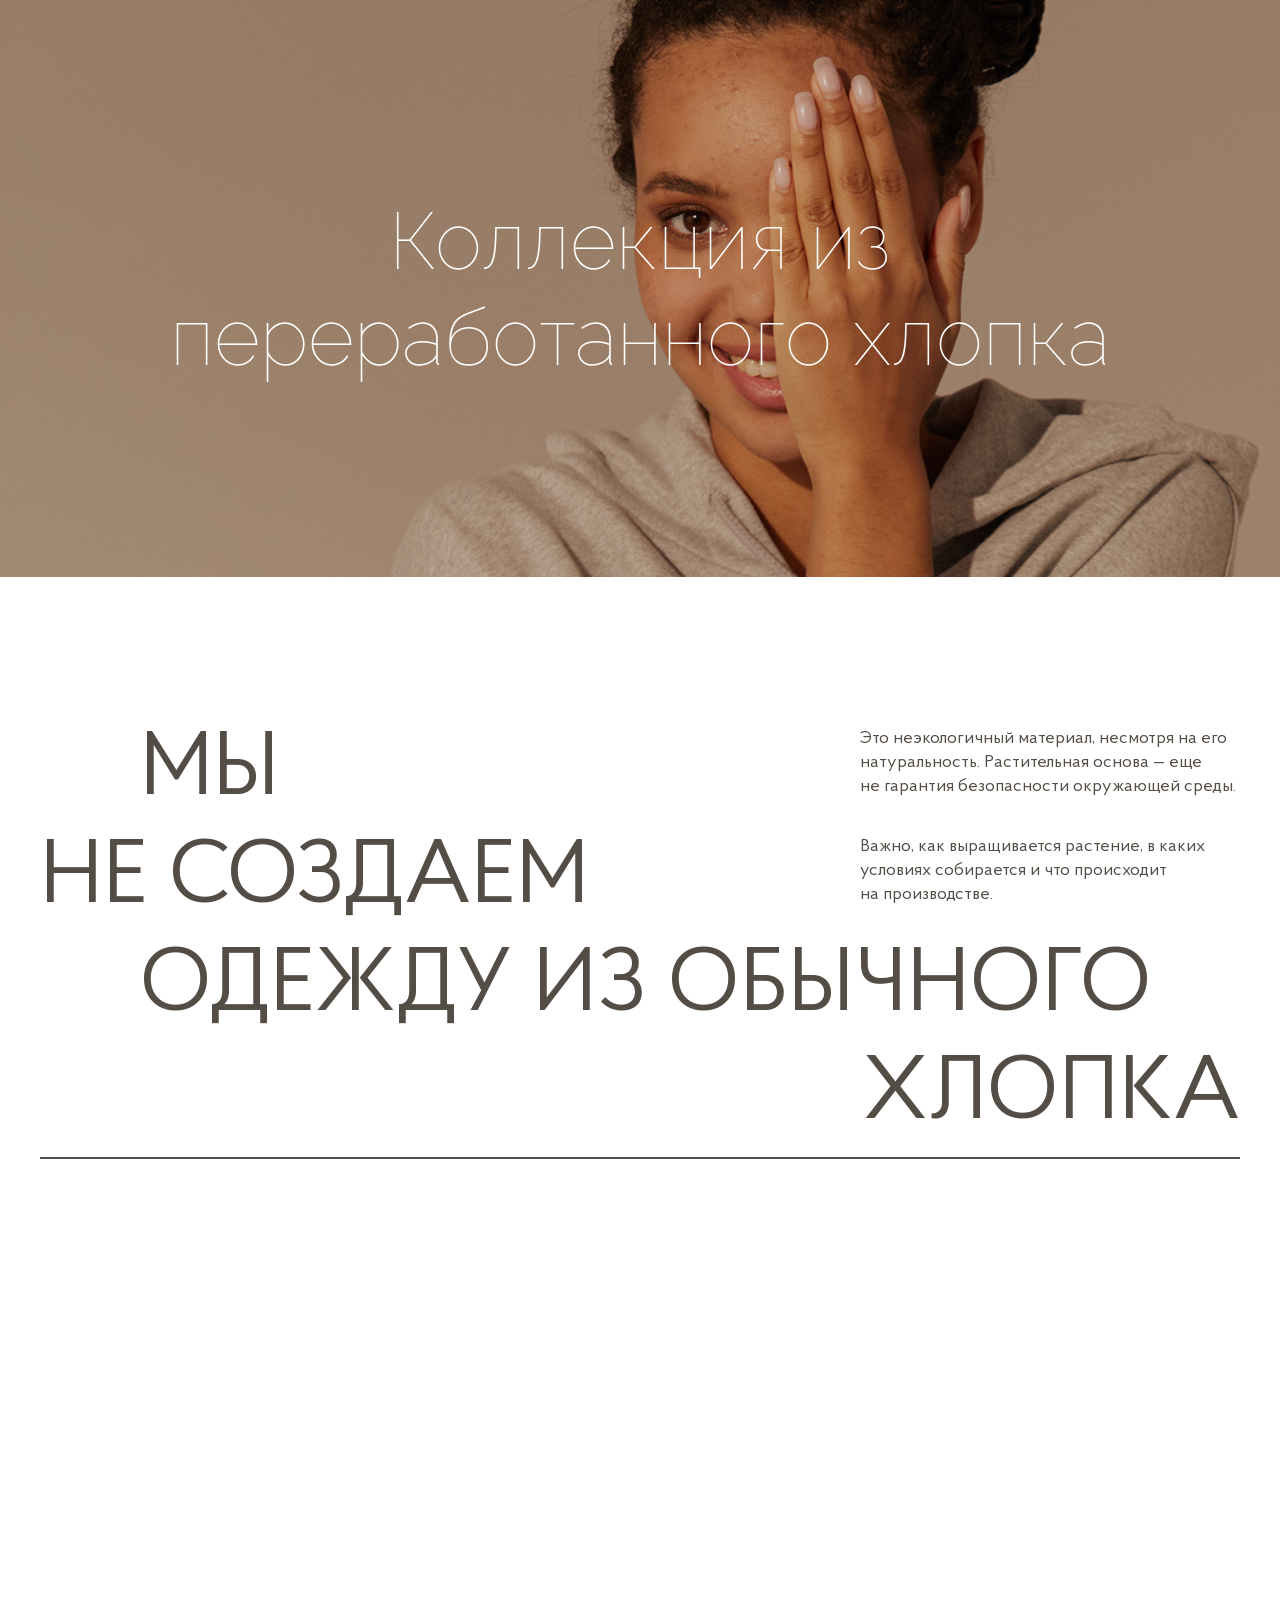
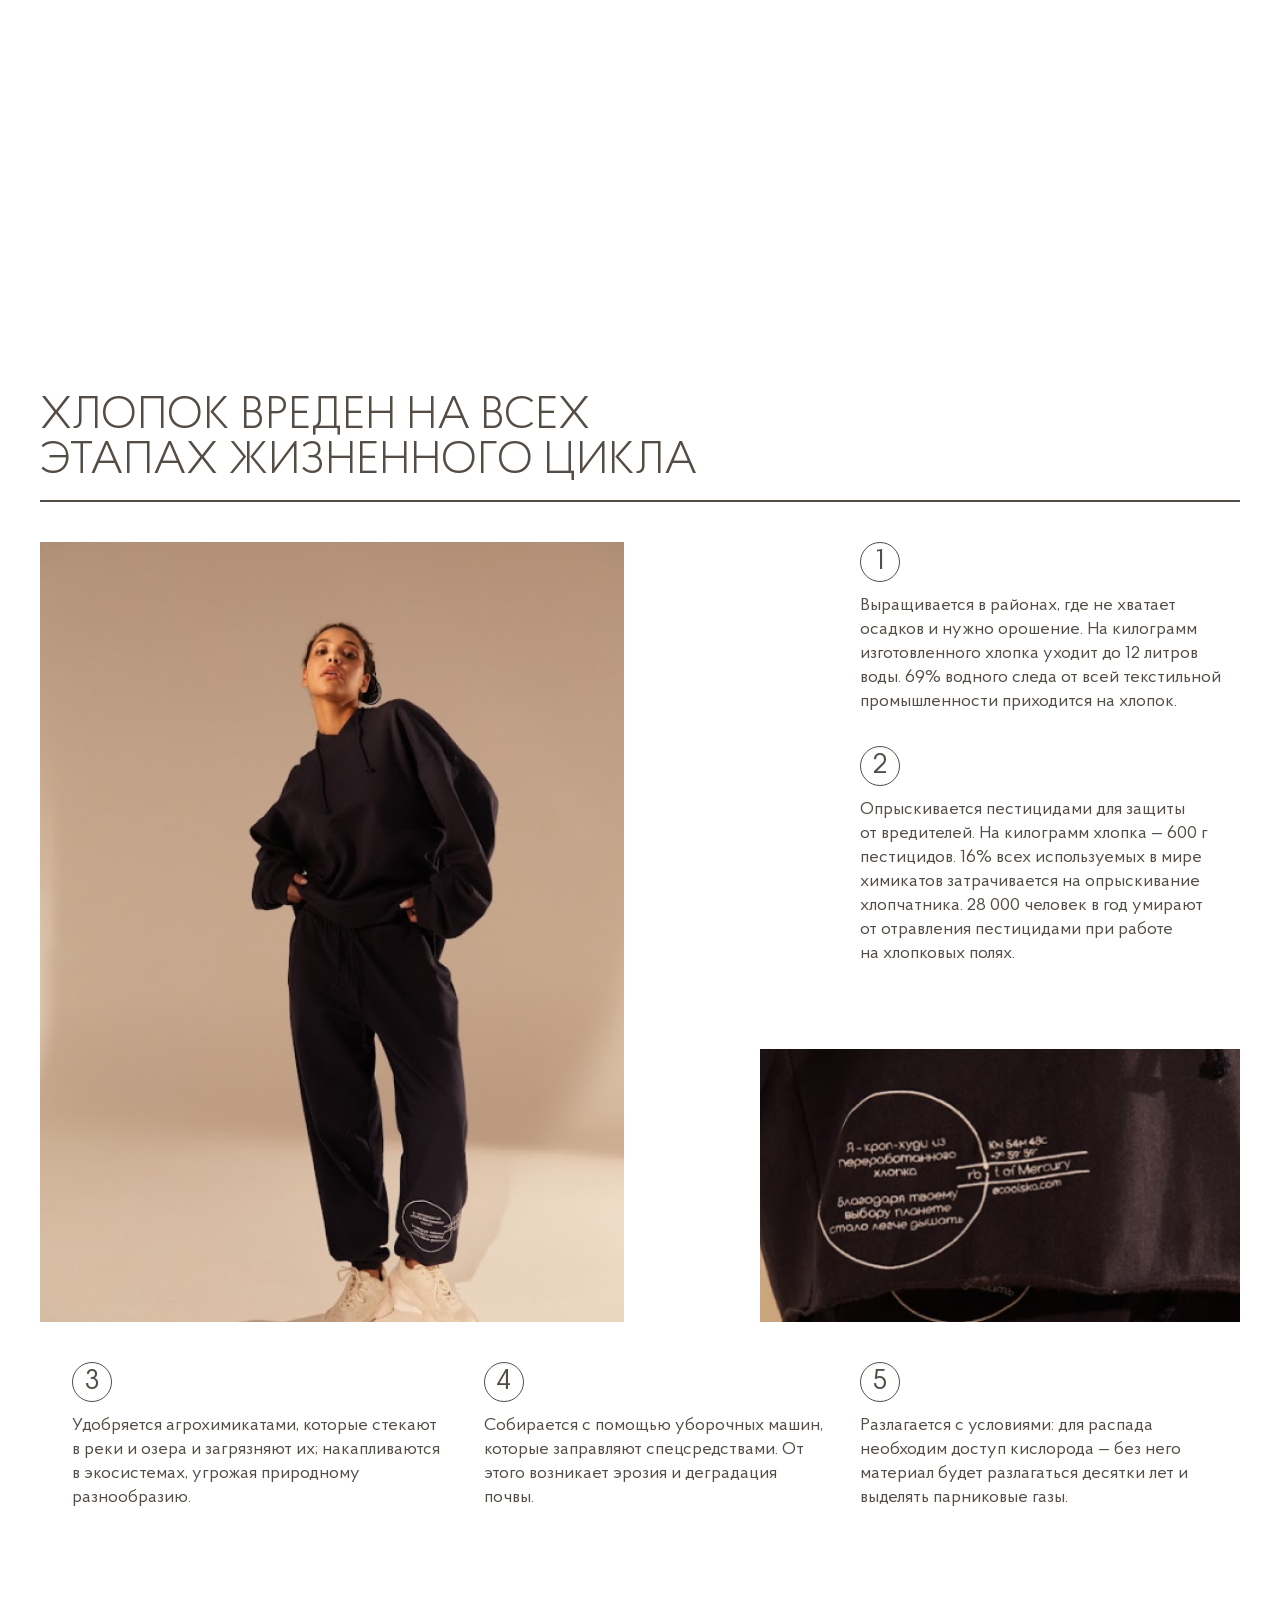
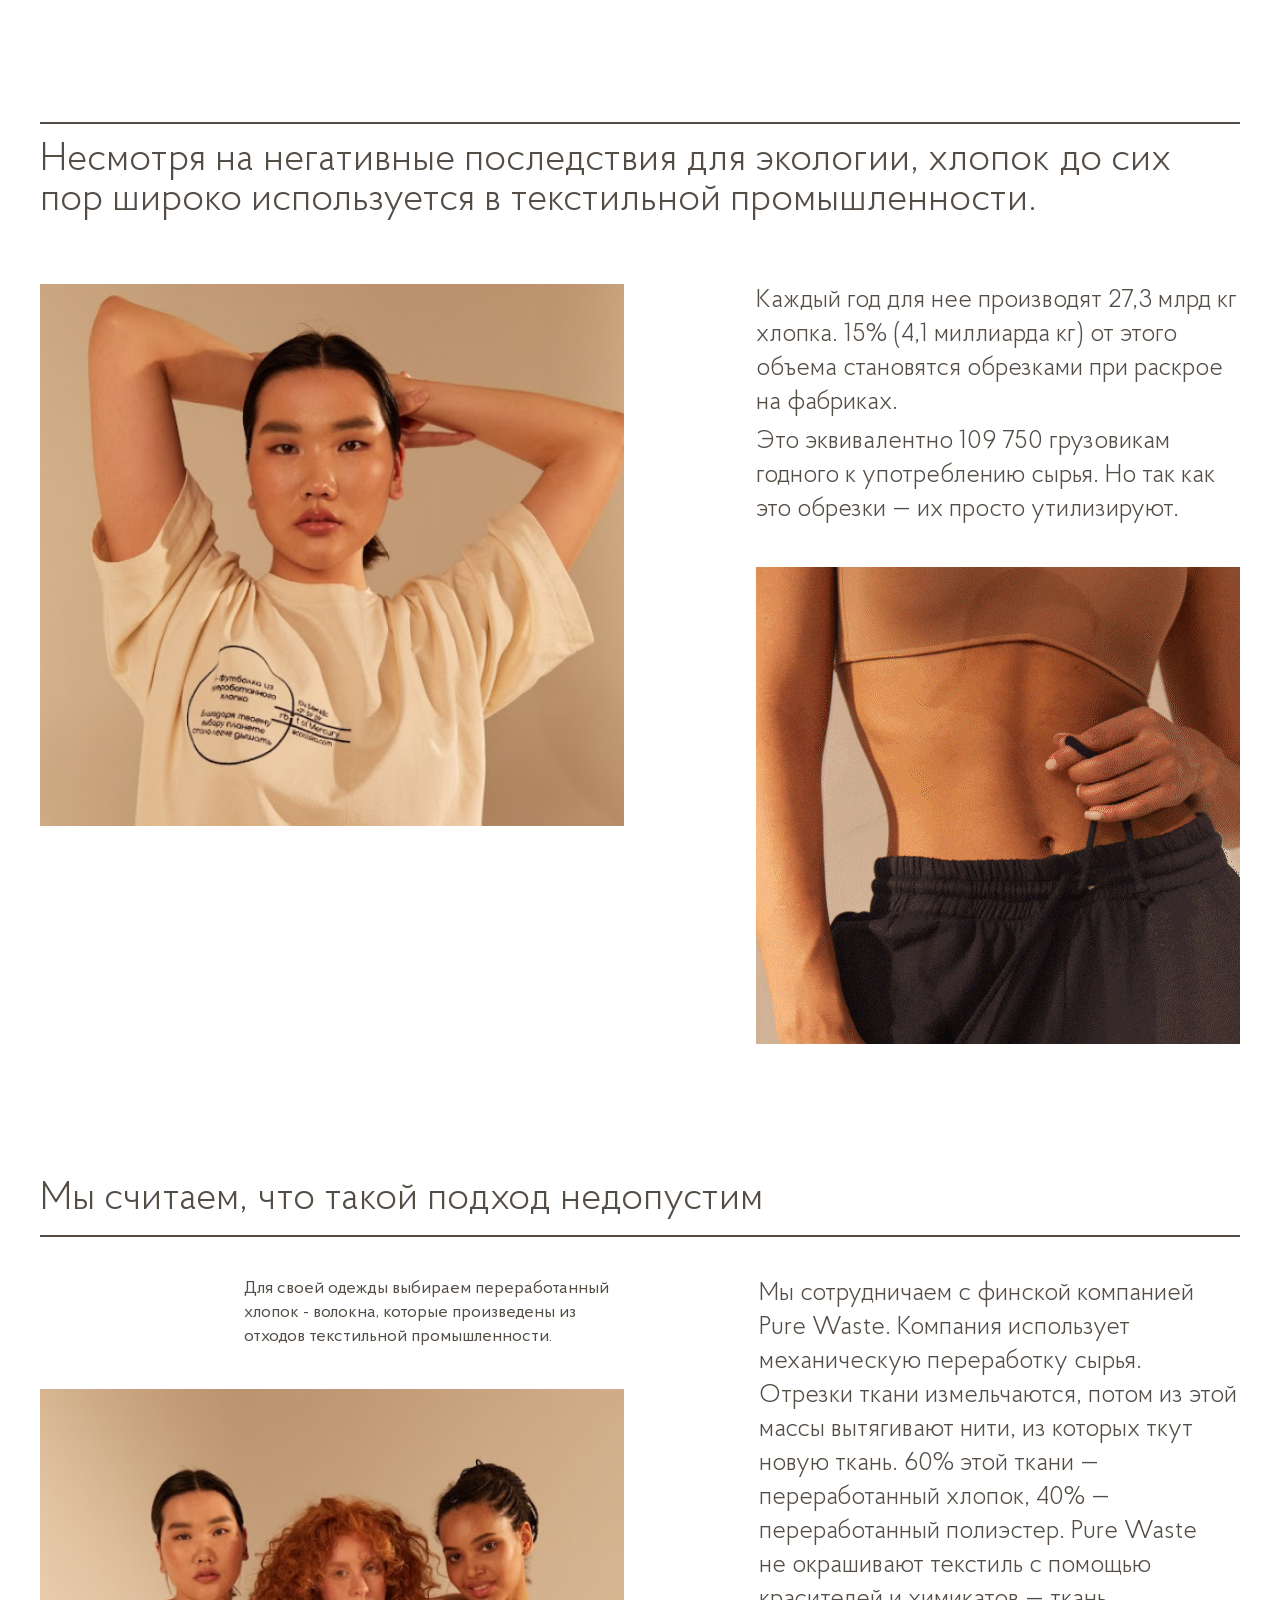
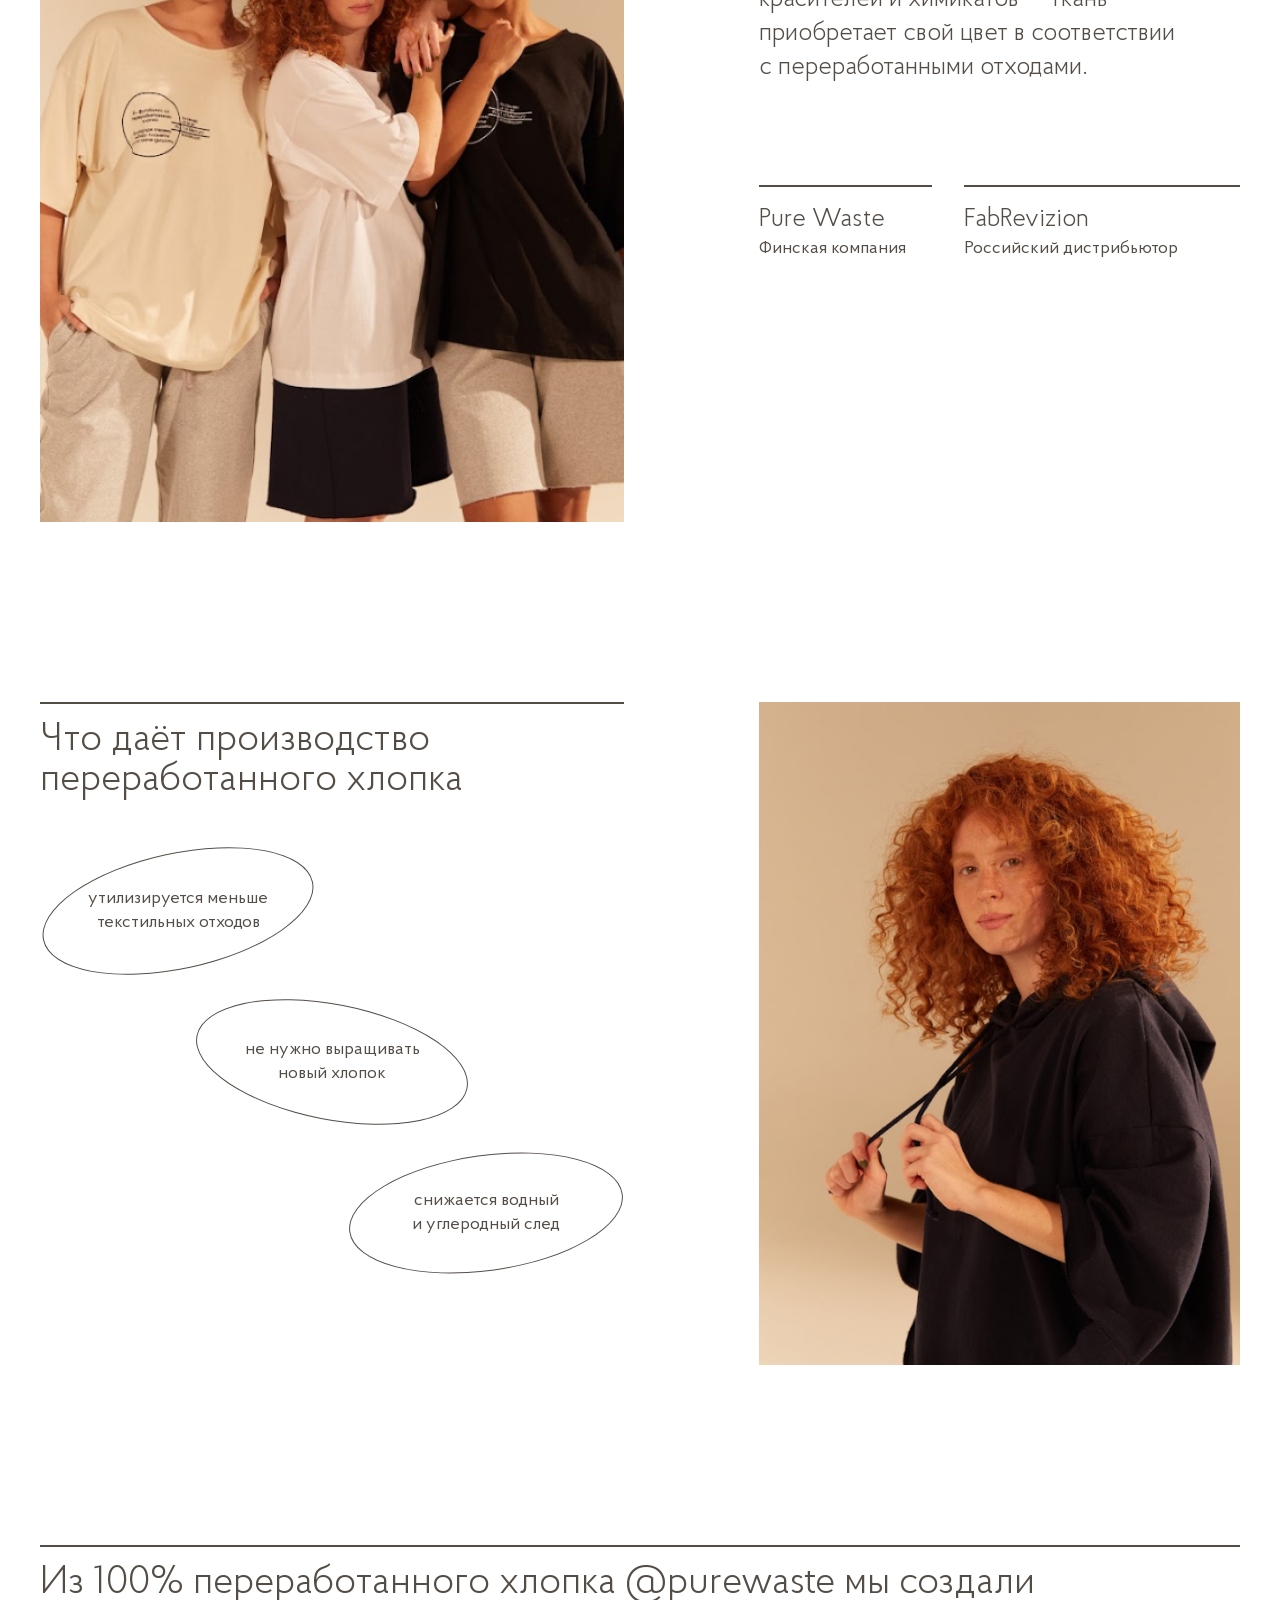
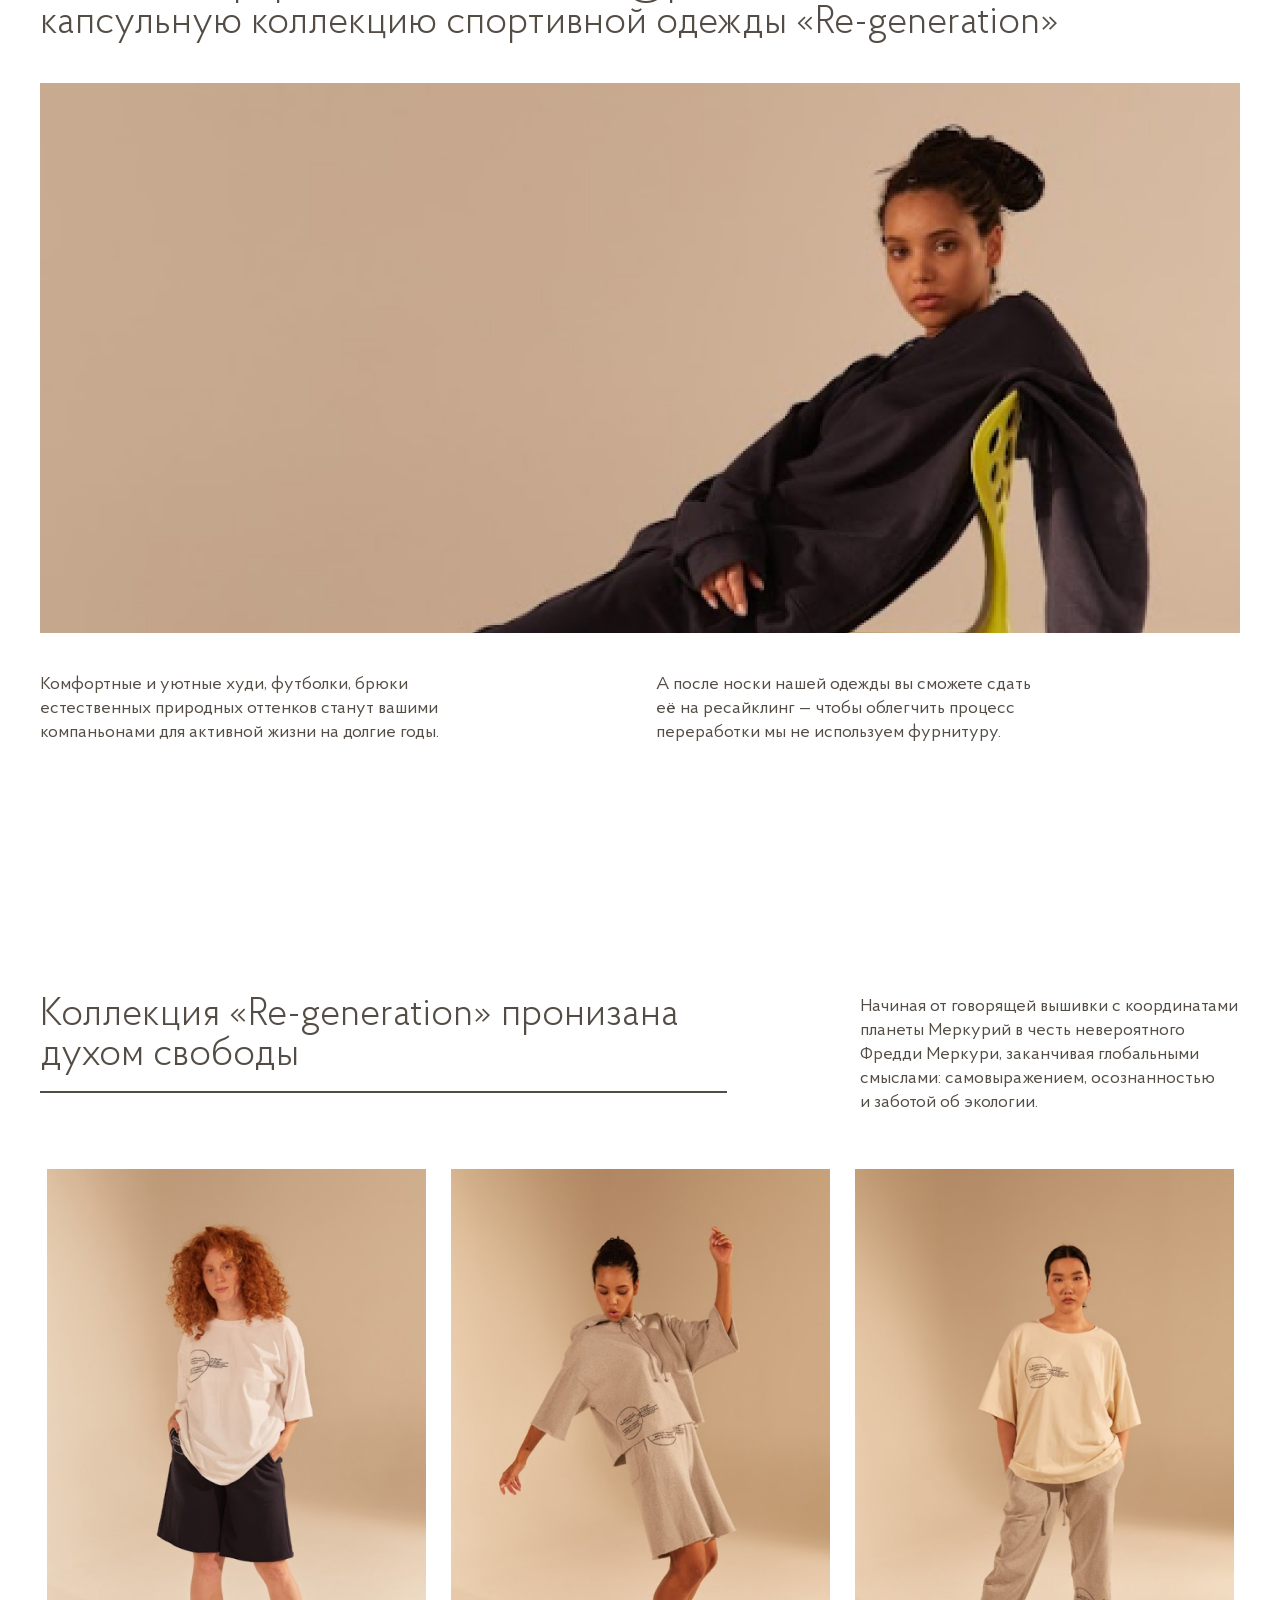
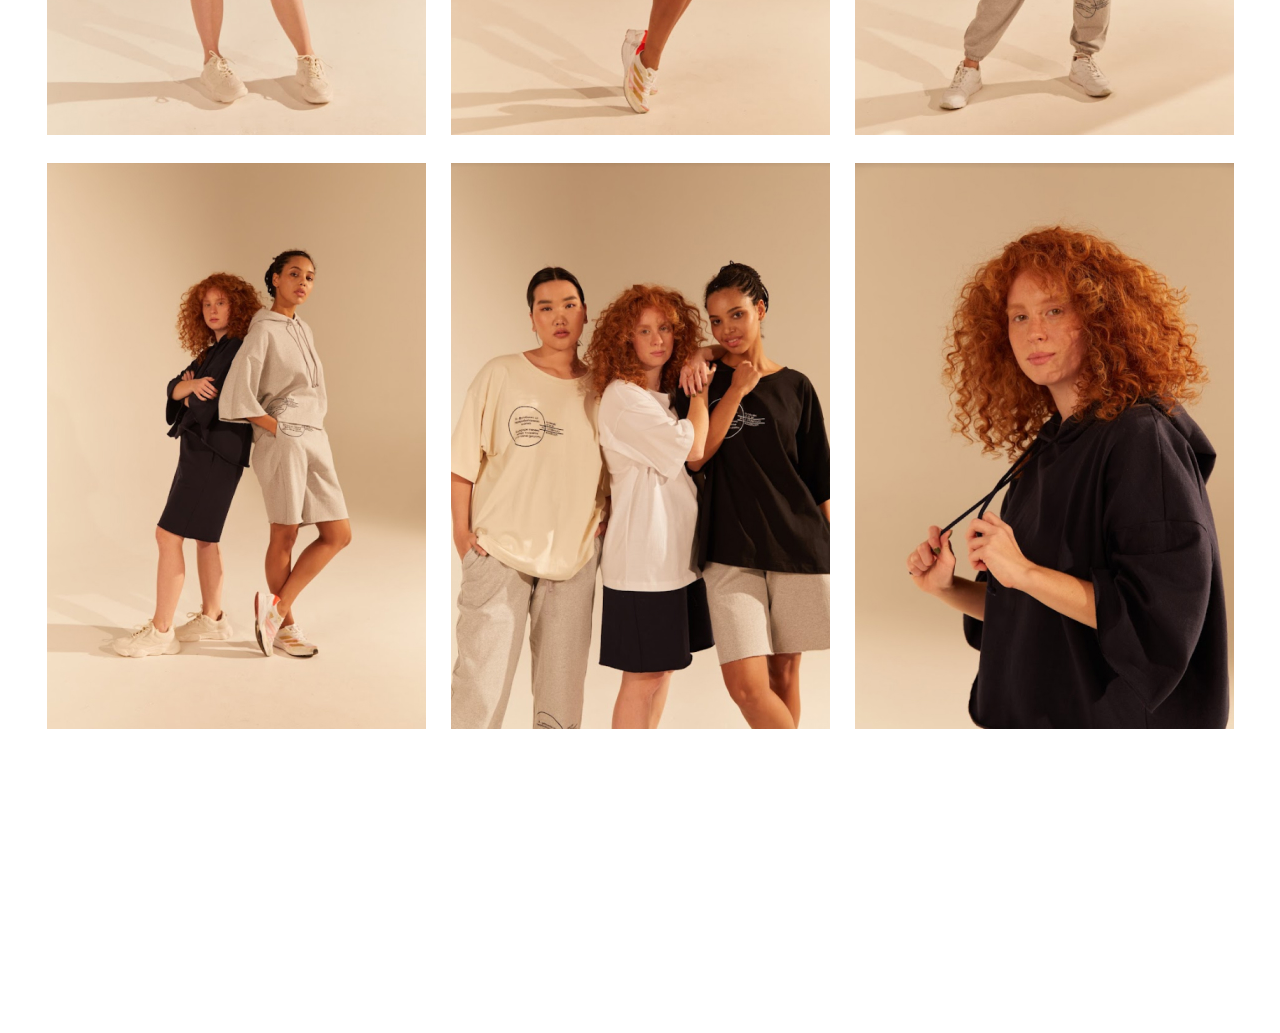
<file: app/index.html>
<!DOCTYPE html>
<html lang="ru">

<head>
  <meta charset="UTF-8">
  <meta name="viewport" content="width=device-width, initial-scale=1.0"> <!-- device-width, initial-scale=1.0 -->
  <meta http-equiv="X-UA-Compatible" content="ie=edge">
  <title>ecoolska-cotton</title>
  <link rel="stylesheet" href="css/style.min.css" type="text/css" media="all" />
  <link rel="preconnect" href="https://fonts.googleapis.com">

  <link rel="preconnect" href="https://fonts.gstatic.com" crossorigin>

  <link href="https://fonts.googleapis.com/css2?family=Raleway:wght@100&display=swap" rel="stylesheet">

  <!-- <script src="//cdn.jsdelivr.net/npm/eruda"></script>
  <script>
    eruda.init();
  </script> -->

</head>

<body>
  <div class="cotton">
    <div class="cotton__top" style="background-image: url('images/cottonPage-top-1.jpg');">
      <h1 class="cotton__top-text">
        Коллекция из переработанного хлопка
      </h1>
    </div>
    <div class="cotton__video">
      <div class="cottonContainer">
        <h2 class="cotton__video-title cottonBorder-bottom">
          <span>Мы</span>
          <span>не создаем</span>
          <span>одежду из обычного</span>
          <span>хлопка</span>
          <div class="cotton__video-title-text">
            <p class="cottonText">
              Это неэкологичный материал, несмотря на его натуральность. Растительная основа — еще не гарантия
              безопасности окружающей среды.
            </p>
            <p class="cottonText">
              Важно, как выращивается растение, в каких условиях собирается и что происходит на производстве.
            </p>
          </div>
        </h2>
        <div class="cotton__video-info">
          <p class="cottonText">
            Это неэкологичный материал, несмотря на его натуральность. Растительная основа — еще не гарантия
            безопасности окружающей среды.
          </p>
          <p class="cottonText">
            Важно, как выращивается растение, в каких условиях собирается и что происходит на производстве.
          </p>
        </div>
        <div class="cotton__video-item">
          <iframe src="https://www.youtube.com/embed/ltXpu4wQbrs" title="YouTube video player" frameborder="0" allow="accelerometer; autoplay; clipboard-write; encrypted-media; gyroscope; picture-in-picture" allowfullscreen></iframe>
        </div>
      </div>
    </div>
    <div class="cotton__bad">
      <div class="cottonContainer">
        <h2 class="cotton__bad-title cottonMainTitle cottonBorder-bottom">
          <span>
            Хлопок вреден на всех <br> этапах жизненного цикла
          </span>
        </h2>
        <div class="cotton__bad-inner">
          <div class="cotton__bad-image">
            <img src="images/cottonPage-bad-1.jpg" alt="">
          </div>
          <div class="cotton__bad-box">
            <div class="cotton__bad-box__info">
              <p class="cotton__bad-text cottonText">
                <span>1</span>
                Выращивается в районах, где не хватает осадков и нужно орошение. На килограмм изготовленного хлопка
                уходит до 12 литров воды. 69% водного следа от всей текстильной промышленности приходится на хлопок.
              </p>
              <p class="cotton__bad-text cottonText">
                <span>2</span>
                Опрыскивается пестицидами для защиты от вредителей. На килограмм хлопка — 600 г пестицидов. 16% всех
                используемых в мире химикатов затрачивается на опрыскивание хлопчатника. 28 000 человек в год умирают
                от отравления пестицидами при работе на хлопковых полях.
              </p>
            </div>
            <img src="images/cottonPage-bad-2.jpg" alt="">
          </div>

        </div>
        <div class="cotton__bad-info">
          <p class="cotton__bad-text cottonText">
            <span>
              3
            </span>
            Удобряется агрохимикатами, которые стекают в реки и озера и загрязняют их; накапливаются в экосистемах,
            угрожая природному разнообразию.
          </p>
          <p class="cotton__bad-text cottonText">
            <span>
              4
            </span>
            Собирается с помощью уборочных машин, которые заправляют спецсредствами. От этого возникает эрозия и
            деградация почвы.
          </p>
          <p class="cotton__bad-text cottonText">
            <span>
              5
            </span>
            Разлагается с условиями: для распада необходим доступ кислорода — без него материал будет разлагаться
            десятки лет и выделять парниковые газы.
          </p>
        </div>
      </div>
    </div>
    <div class="cotton__usage">
      <div class="cottonContainer">
        <h2 class="cotton__usage-title cottonTitle cottonBorder-top">
          Несмотря на негативные последствия для экологии, хлопок до сих пор широко используется в текстильной
          промышленности.
        </h2>
        <div class="cotton__usage-inner">
          <div class="cotton__usage-image">
            <img src="images/cottonPage-usage-1.jpg" alt="">
          </div>
          <div class="cotton__usage-box">
            <div class="cotton__usage-info">
              <p class="cotton__usage-text cottonBigText">
                Каждый год для нее производят 27,3 млрд кг хлопка. 15% (4,1 миллиарда кг) от этого объема становятся
                обрезками при раскрое на фабриках.
              </p>
              <p class="cotton__usage-text cottonBigText">
                Это эквивалентно 109 750 грузовикам годного к употреблению сырья. Но так как это обрезки — их просто
                утилизируют.
              </p>
            </div>
            <img src="images/cottonPage-usage-2.gif" alt="">
          </div>
        </div>
      </div>
    </div>
    <div class="cotton__collab">
      <div class="cottonContainer">
        <h2 class="cotton__collab-title cottonTitle cottonBorder-bottom">
          Мы считаем, что такой подход недопустим
        </h2>
        <div class="cotton__collab-inner">
          <div class="cotton__collab-box">
            <p class="cotton__collab-text cottonText">
              Для своей одежды выбираем переработанный хлопок - волокна, которые произведены из отходов текстильной
              промышленности.
            </p>
            <div class="cotton__collab-box__image">
              <img src="images/cottonPage-collab-1.jpg" alt="">
            </div>
          </div>
          <div class="cotton__collab-info">
            <p class="cotton__collab-bigText cottonBigText">
              Мы сотрудничаем с финской компанией Pure Waste. Компания использует механическую переработку сырья.
              Отрезки ткани измельчаются, потом из этой массы вытягивают нити, из которых ткут новую ткань. 60% этой
              ткани — переработанный хлопок, 40% — переработанный полиэстер. Pure Waste не окрашивают текстиль с помощью
              красителей и химикатов — ткань приобретает свой цвет в соответствии с переработанными отходами.
            </p>
            <div class="cotton__collab-info__box">
              <div class="cotton__collab-info__text cottonBorder-top">
                <p class="cottonBigText">
                  Pure Waste
                </p>
                <p class="cottonText">
                  Финская компания
                </p>
              </div>
              <div class="cotton__collab-info__text cottonBorder-top">
                <p class="cottonBigText">
                  FabRevizion
                </p>
                <p class="cottonText">
                  Российский дистрибьютор
                </p>
              </div>
            </div>
          </div>
        </div>
      </div>
    </div>
    <div class="cotton__benefits">
      <div class="cottonContainer">
        <div class="cotton__benefits-inner">
          <div class="cotton__benefits-box">
            <h2 class="cotton__benefits-title cottonTitle cottonBorder-top">
              Что даёт производство переработанного хлопка
            </h2>
            <p class="cotton__benefits-text cottonText item-1">
              утилизируется меньше <br> текстильных отходов
            </p>
            <p class="cotton__benefits-text cottonText item-2">
              не нужно выращивать <br> новый хлопок
            </p>
            <p class="cotton__benefits-text cottonText item-3">
              снижается водный <br> и углеродный след
            </p>
          </div>
          <div class="cotton__benefits-image">
            <img src="images/cottonPage-benefits-1.jpg" alt="">
          </div>
        </div>
      </div>
    </div>
    <div class="cotton__clothes">
      <div class="cottonContainer">
        <h2 class="cotton__clothes-title cottonTitle cottonBorder-top">
          Из 100% переработанного хлопка @purewaste мы создали капсульную коллекцию спортивной одежды «Re-generation»
        </h2>
        <div class="cotton__clothes-inner">
          <div class="cotton__clothes-image">
            <img src="images/cottonPage-clothes-1.jpg" alt="">
          </div>
          <div class="cotton__clothes-info">
            <p class="cotton__clothes-text cottonText">
              Комфортные и уютные худи, футболки, брюки естественных природных оттенков станут вашими компаньонами для
              активной жизни на долгие годы.
            </p>
            <p class="cotton__clothes-text cottonText">
              А после носки нашей одежды вы сможете сдать её на ресайклинг — чтобы облегчить процесс
              переработки мы не используем фурнитуру.
            </p>
          </div>
        </div>
      </div>
    </div>
    <div class="cotton__gallery">
      <div class="cottonContainer">
        <div class="cotton__gallery-info">
          <h2 class="cotton__gallery-title cottonTitle cottonBorder-bottom">
            Коллекция «Re-generation» пронизана духом свободы
          </h2>
          <p class="cotton__gallery-text cottonText">
            Начиная от говорящей вышивки с координатами планеты Меркурий в честь невероятного Фредди Меркури, заканчивая глобальными смыслами: самовыражением, осознанностью и заботой об экологии.
          </p>
        </div>
        <div class="cotton__gallery-inner">
          <img src="images/cottonPage-gallery-1.jpg" alt="">
          <img src="images/cottonPage-gallery-2.jpg" alt="">
          <img src="images/cottonPage-gallery-3.jpg" alt="">
          <img src="images/cottonPage-gallery-4.jpg" alt="">
          <img src="images/cottonPage-gallery-5.jpg" alt="">
          <img src="images/cottonPage-gallery-6.jpg" alt="">
        </div>
      </div>
    </div>
  </div>

  <script src="js/jquery.min.js"></script>
  <script src="js/main.js"></script>
</body>

</html>
</file>
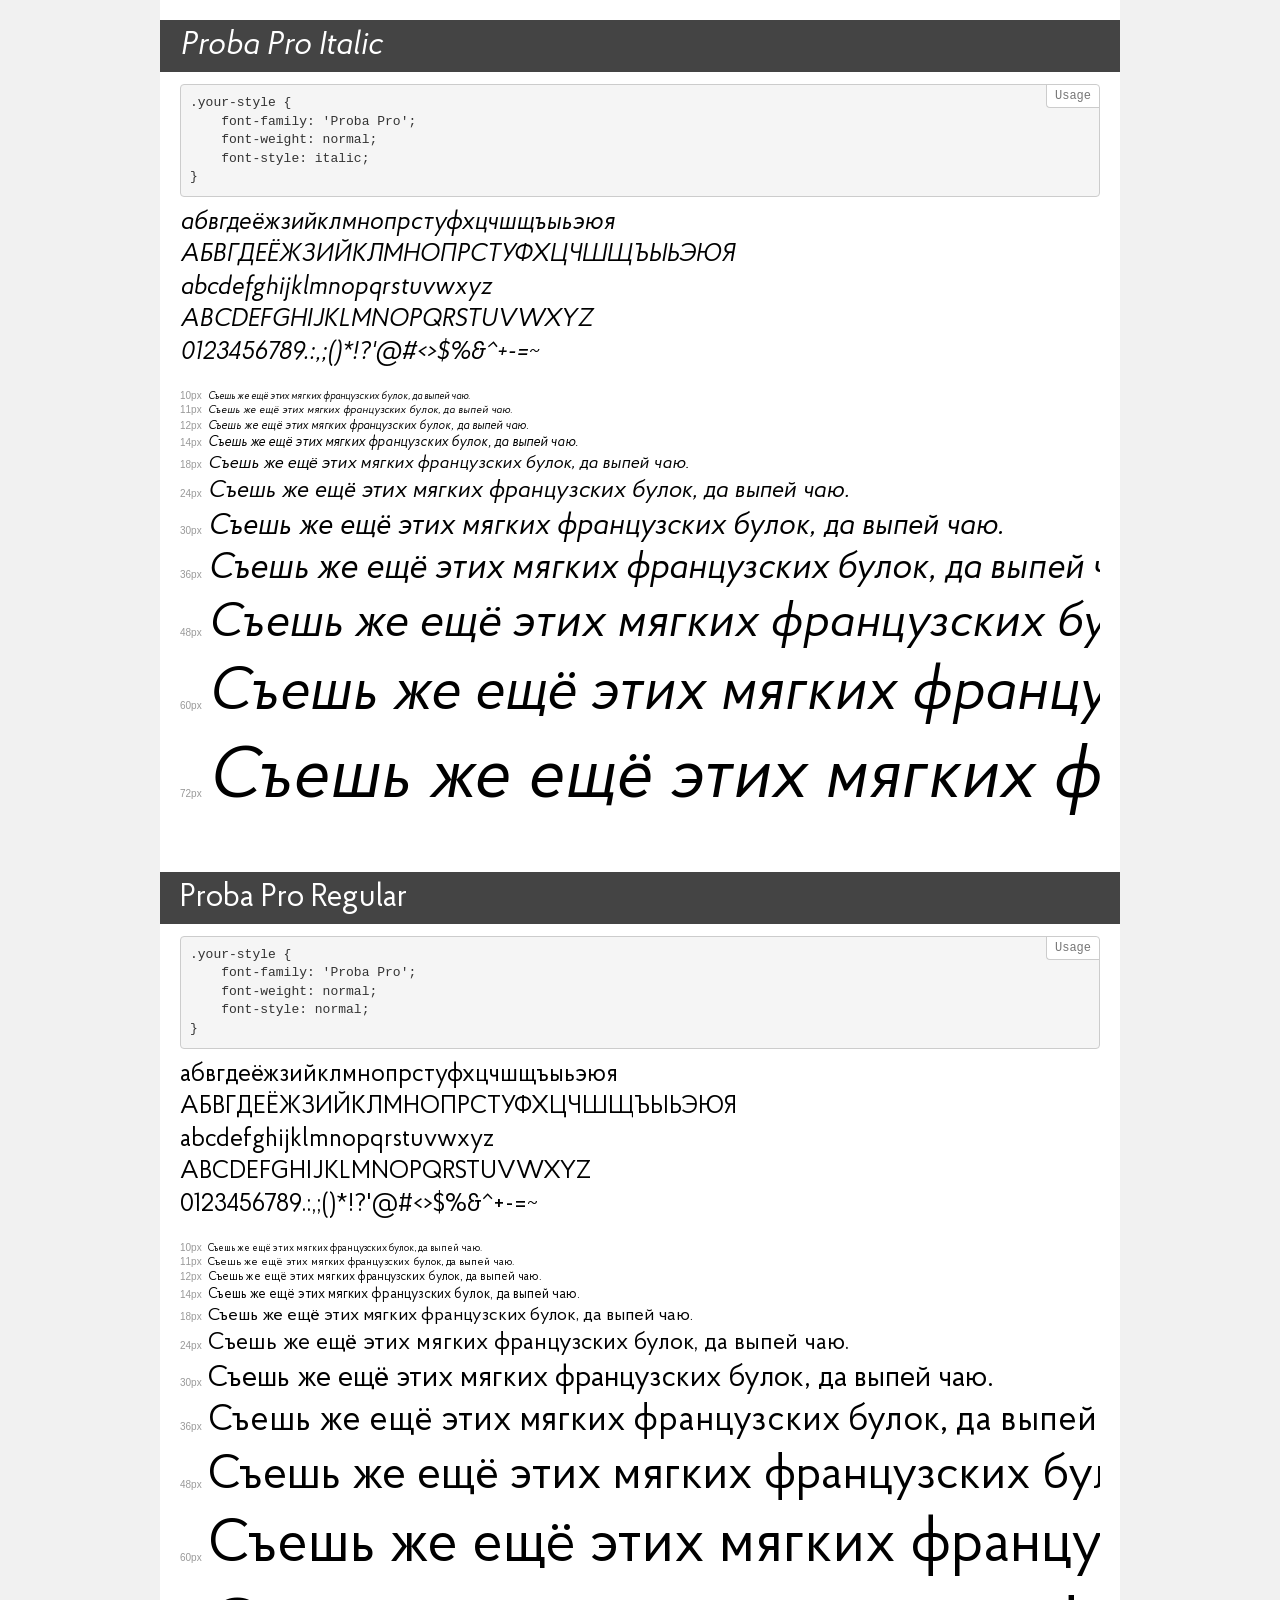
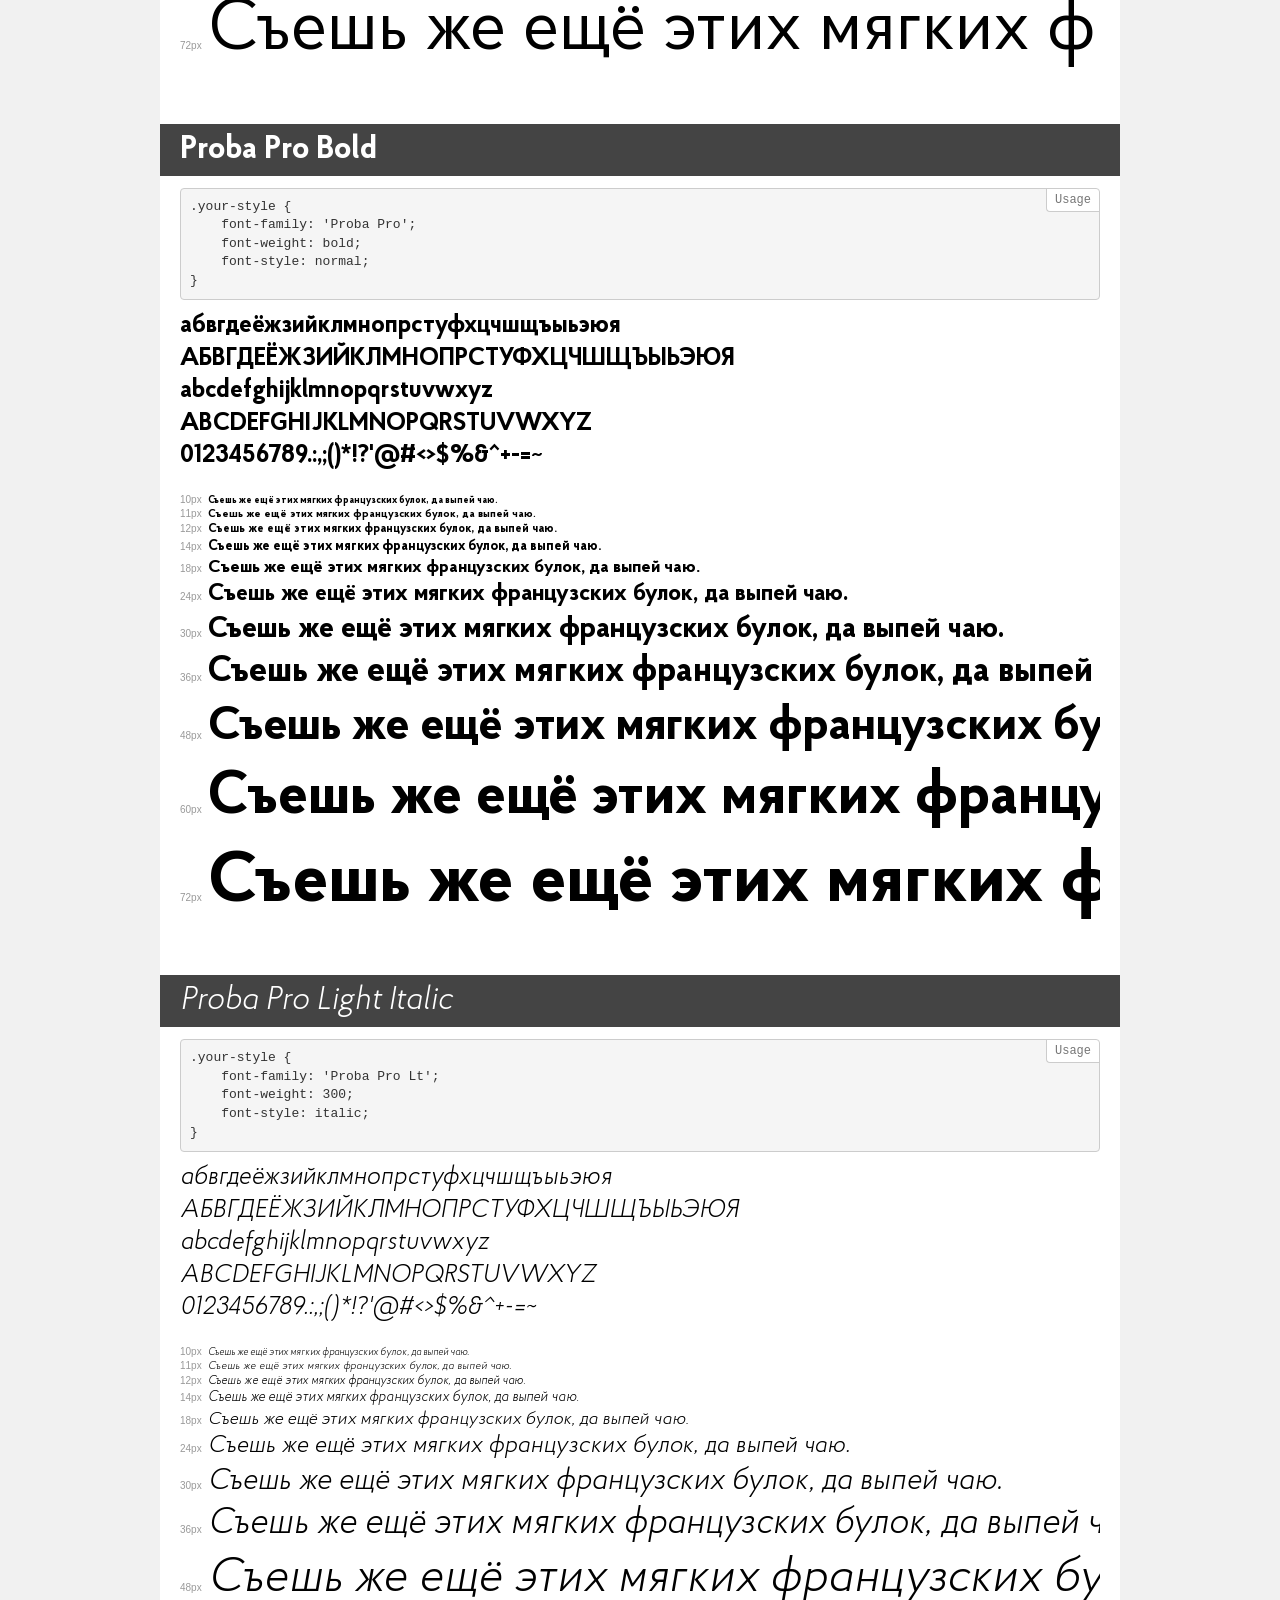
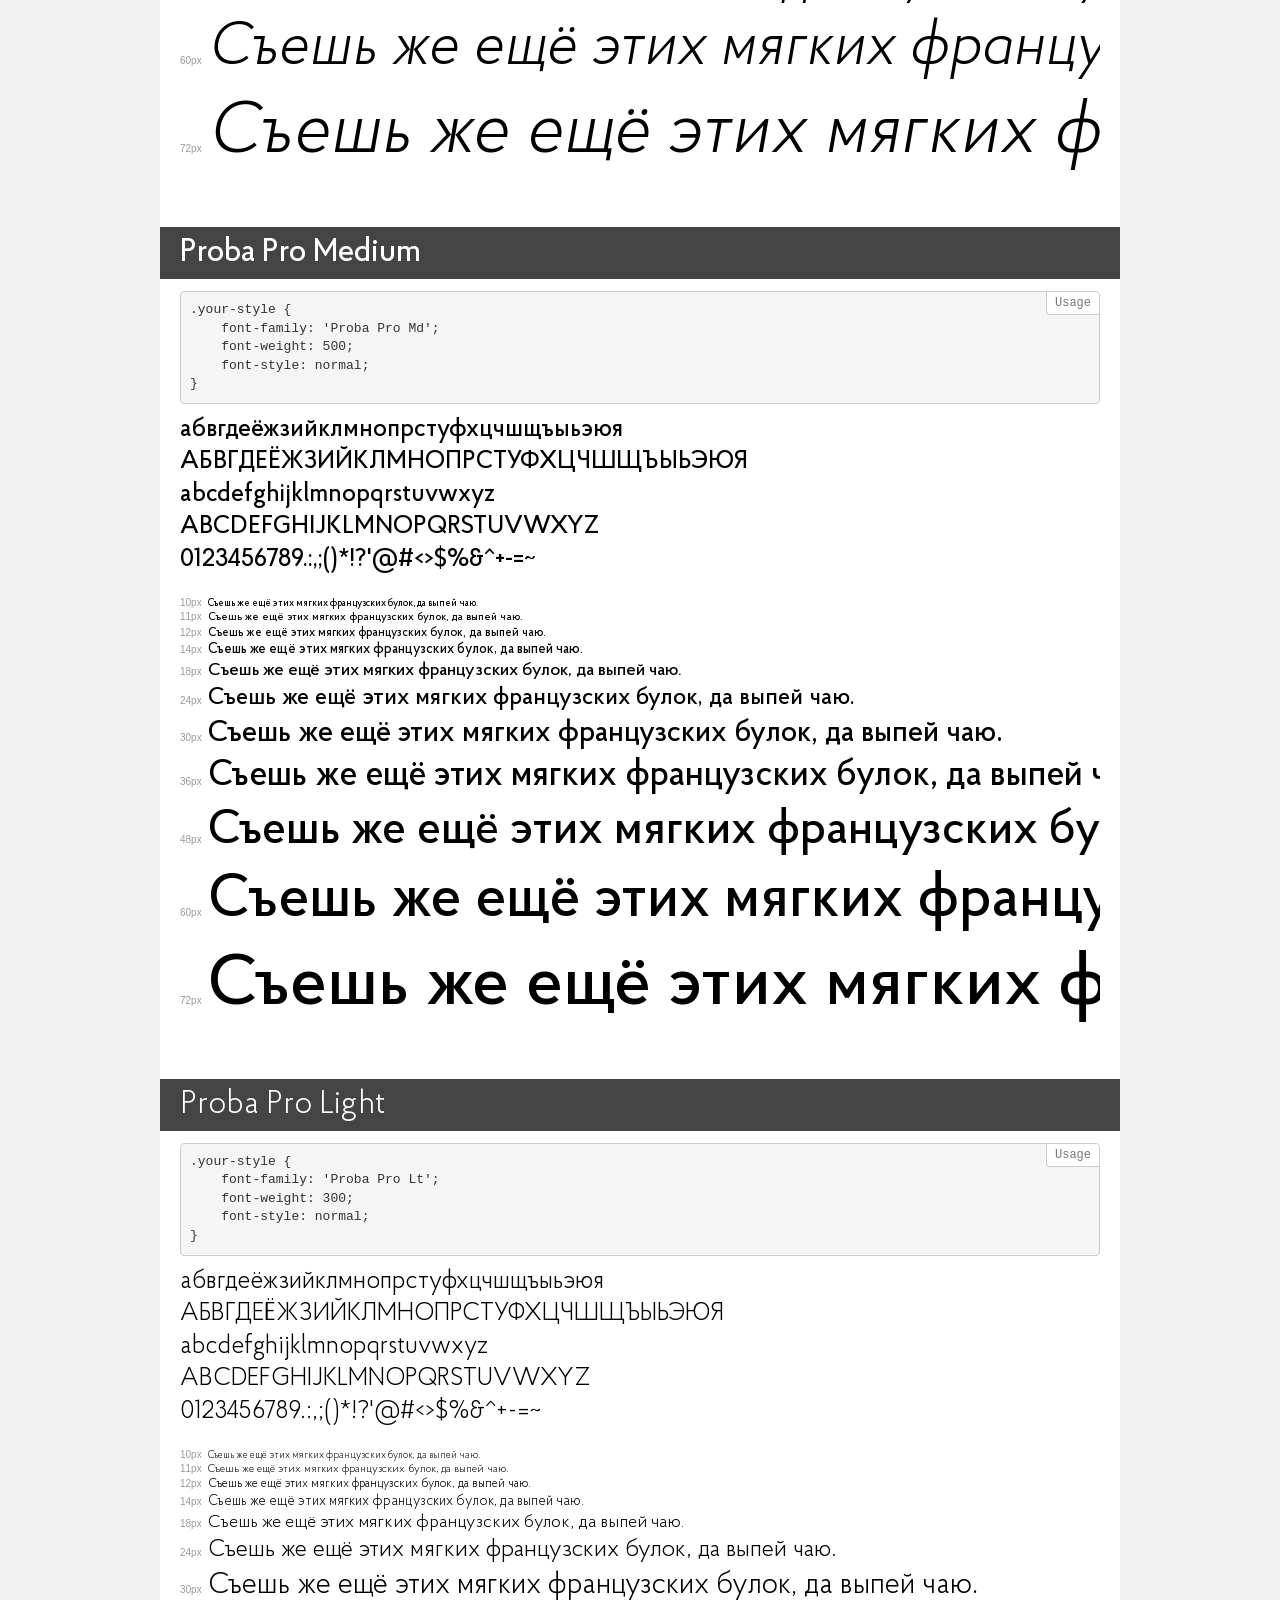
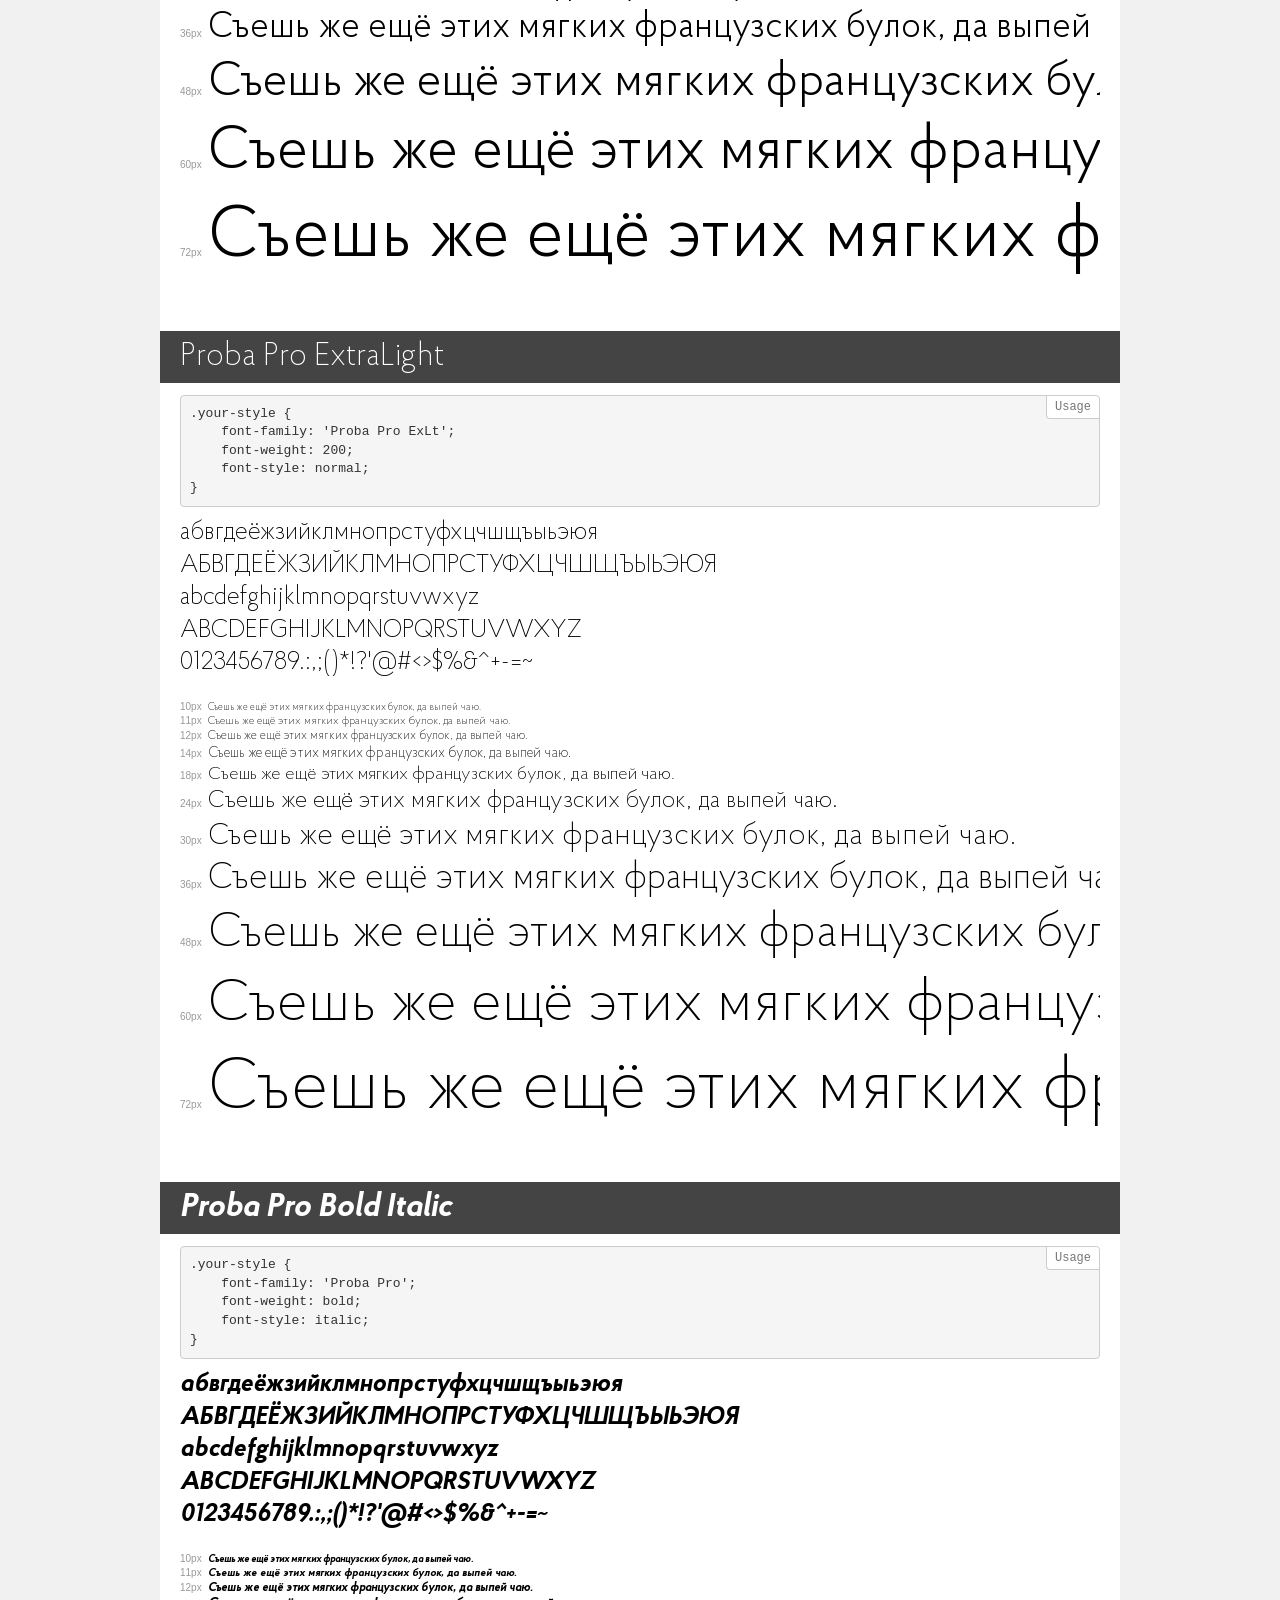
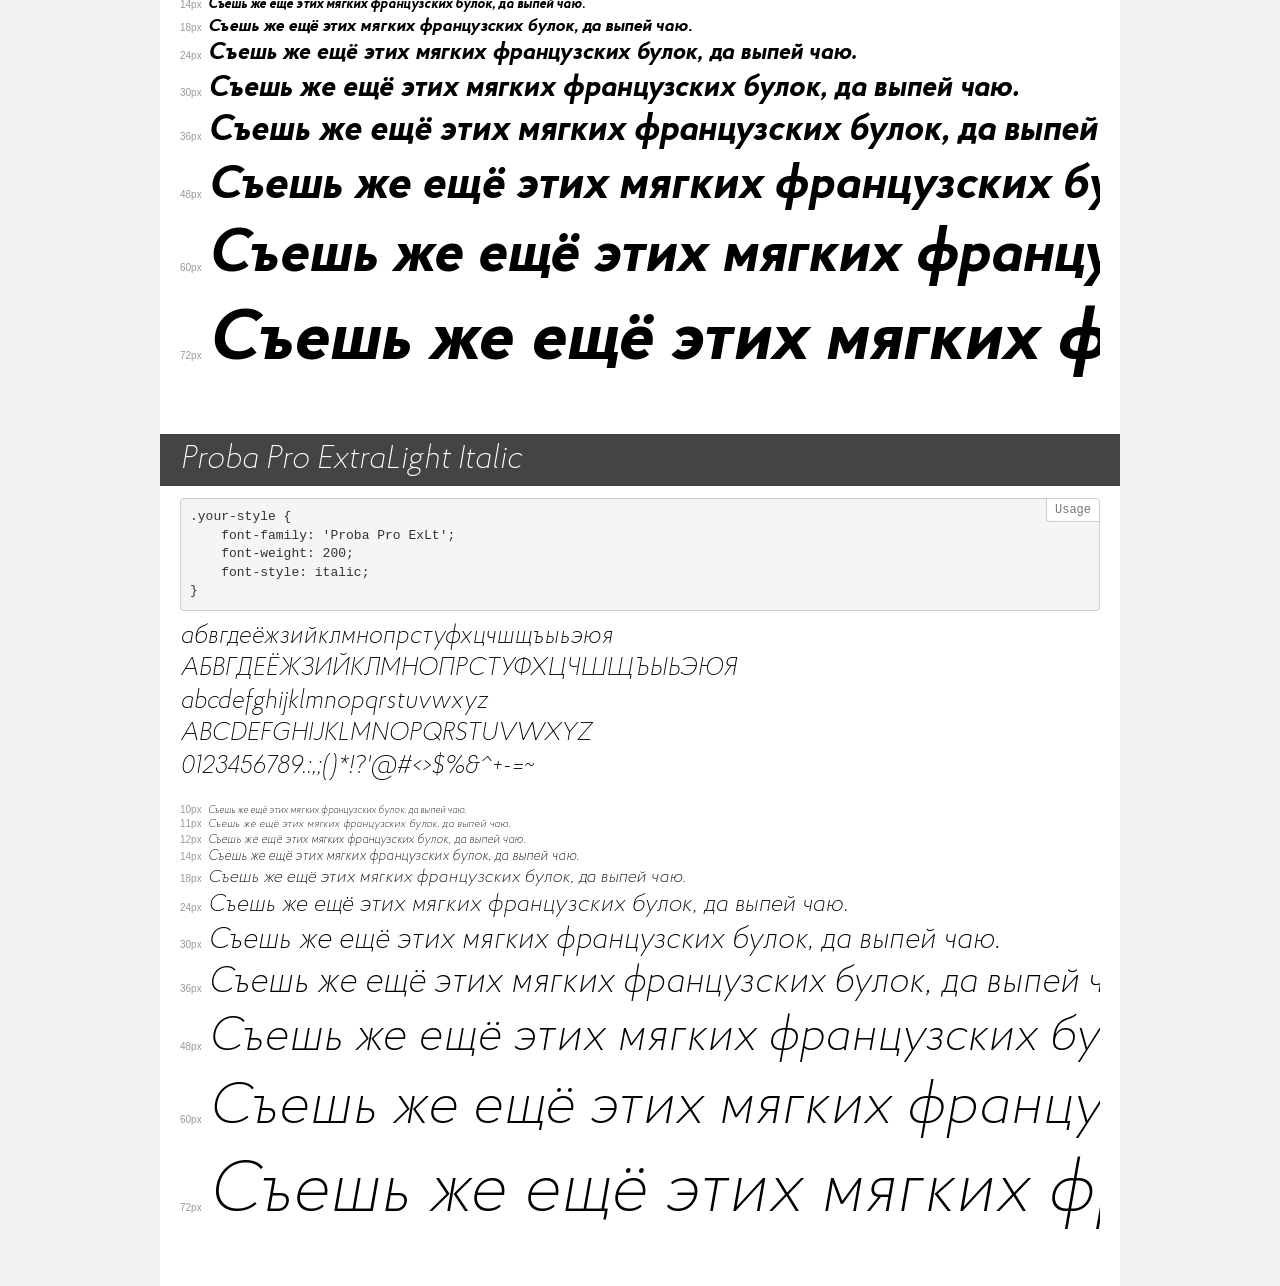
<file: app/fonts/demo.html>
<!DOCTYPE html>
<html>
<head>
	<meta charset="utf-8">
	<meta http-equiv="X-UA-Compatible" content="IE=edge">
	<meta name="viewport" content="width=device-width, initial-scale=1">
	<meta name="robots" content="noindex, noarchive">
	<title>Transfonter demo</title>
	<link href="stylesheet.css" rel="stylesheet">
	<style>
		/*
		http://meyerweb.com/eric/tools/css/reset/
		v2.0 | 20110126
		License: none (public domain)
		*/
		html, body, div, span, applet, object, iframe,
		h1, h2, h3, h4, h5, h6, p, blockquote, pre,
		a, abbr, acronym, address, big, cite, code,
		del, dfn, em, img, ins, kbd, q, s, samp,
		small, strike, strong, sub, sup, tt, var,
		b, u, i, center,
		dl, dt, dd, ol, ul, li,
		fieldset, form, label, legend,
		table, caption, tbody, tfoot, thead, tr, th, td,
		article, aside, canvas, details, embed,
		figure, figcaption, footer, header, hgroup,
		menu, nav, output, ruby, section, summary,
		time, mark, audio, video {
			margin: 0;
			padding: 0;
			border: 0;
			font-size: 100%;
			font: inherit;
			vertical-align: baseline;
		}
		/* HTML5 display-role reset for older browsers */
		article, aside, details, figcaption, figure,
		footer, header, hgroup, menu, nav, section {
			display: block;
		}
		body {
			line-height: 1;
		}
		ol, ul {
			list-style: none;
		}
		blockquote, q {
			quotes: none;
		}
		blockquote:before, blockquote:after,
		q:before, q:after {
			content: '';
			content: none;
		}
		table {
			border-collapse: collapse;
			border-spacing: 0;
		}
		/* common styles */
		body {
			background: #f1f1f1;
			color: #000;
		}
		.page {
			background: #fff;
			width: 920px;
			margin: 0 auto;
			padding: 20px 20px 0 20px;
			overflow: hidden;
		}
		.font-container {
			overflow-x: auto;
			overflow-y: hidden;
			margin-bottom: 40px;
			line-height: 1.3;
			white-space: nowrap;
			padding-bottom: 5px;
		}
		h1 {
			position: relative;
			background: #444;
			font-size: 32px;
			color: #fff;
			padding: 10px 20px;
			margin: 0 -20px 12px -20px;
		}
		.letters {
			font-size: 25px;
			margin-bottom: 20px;
		}
		.s10:before {
			content: '10px';
		}
		.s11:before {
			content: '11px';
		}
		.s12:before {
			content: '12px';
		}
		.s14:before {
			content: '14px';
		}
		.s18:before {
			content: '18px';
		}
		.s24:before {
			content: '24px';
		}
		.s30:before {
			content: '30px';
		}
		.s36:before {
			content: '36px';
		}
		.s48:before {
			content: '48px';
		}
		.s60:before {
			content: '60px';
		}
		.s72:before {
			content: '72px';
		}
		.s10:before, .s11:before, .s12:before, .s14:before,
		.s18:before, .s24:before, .s30:before, .s36:before,
		.s48:before, .s60:before, .s72:before {
			font-family: Arial, sans-serif;
			font-size: 10px;
			font-weight: normal;
			font-style: normal;
			color: #999;
			padding-right: 6px;
		}
		pre {
			display: block;
			position: relative;
			padding: 9px;
			margin: 0 0 10px;
			font-family: Monaco, Menlo, Consolas, "Courier New", monospace !important;
			font-size: 13px;
			line-height: 1.428571429;
			color: #333;
			font-weight: normal !important;
			font-style: normal !important;
			background-color: #f5f5f5;
			border: 1px solid #ccc;
			overflow-x: auto;
			border-radius: 4px;
		}
		pre:after {
			display: block;
			position: absolute;
			right: 0;
			top: 0;
			content: 'Usage';
			line-height: 1;
			padding: 5px 8px;
			font-size: 12px;
			color: #767676;
			background-color: #fff;
			border: 1px solid #ccc;
			border-right: none;
			border-top: none;
			border-radius: 0 4px 0 4px;
			z-index: 10;
		}
		/* responsive */
		@media (max-width: 959px) {
			.page {
				width: auto;
				margin: 0;
			}
		}
	</style>
</head>
<body>
<div class="page">
	<div class="demo" style="font-family: 'Proba Pro'; font-weight: normal; font-style: italic;">
		<h1>Proba Pro Italic</h1>
		<pre>.your-style {
    font-family: 'Proba Pro';
    font-weight: normal;
    font-style: italic;
}</pre>
		<div class="font-container">
			<p class="letters">
				абвгдеёжзийклмнопрстуфхцчшщъыьэюя <br />
				АБВГДЕЁЖЗИЙКЛМНОПРСТУФХЦЧШЩЪЫЬЭЮЯ <br />
				abcdefghijklmnopqrstuvwxyz <br />
				ABCDEFGHIJKLMNOPQRSTUVWXYZ <br />				0123456789.:,;()*!?'@#<>$%&^+-=~
			</p>
			<p class="s10" style="font-size: 10px;">Съешь же ещё этих мягких французских булок, да выпей чаю.</p>
			<p class="s11" style="font-size: 11px;">Съешь же ещё этих мягких французских булок, да выпей чаю.</p>
			<p class="s12" style="font-size: 12px;">Съешь же ещё этих мягких французских булок, да выпей чаю.</p>
			<p class="s14" style="font-size: 14px;">Съешь же ещё этих мягких французских булок, да выпей чаю.</p>
			<p class="s18" style="font-size: 18px;">Съешь же ещё этих мягких французских булок, да выпей чаю.</p>
			<p class="s24" style="font-size: 24px;">Съешь же ещё этих мягких французских булок, да выпей чаю.</p>
			<p class="s30" style="font-size: 30px;">Съешь же ещё этих мягких французских булок, да выпей чаю.</p>
			<p class="s36" style="font-size: 36px;">Съешь же ещё этих мягких французских булок, да выпей чаю.</p>
			<p class="s48" style="font-size: 48px;">Съешь же ещё этих мягких французских булок, да выпей чаю.</p>
			<p class="s60" style="font-size: 60px;">Съешь же ещё этих мягких французских булок, да выпей чаю.</p>
			<p class="s72" style="font-size: 72px;">Съешь же ещё этих мягких французских булок, да выпей чаю.</p>
		</div>
	</div>
	<div class="demo" style="font-family: 'Proba Pro'; font-weight: normal; font-style: normal;">
		<h1>Proba Pro Regular</h1>
		<pre>.your-style {
    font-family: 'Proba Pro';
    font-weight: normal;
    font-style: normal;
}</pre>
		<div class="font-container">
			<p class="letters">
				абвгдеёжзийклмнопрстуфхцчшщъыьэюя <br />
				АБВГДЕЁЖЗИЙКЛМНОПРСТУФХЦЧШЩЪЫЬЭЮЯ <br />
				abcdefghijklmnopqrstuvwxyz <br />
				ABCDEFGHIJKLMNOPQRSTUVWXYZ <br />				0123456789.:,;()*!?'@#<>$%&^+-=~
			</p>
			<p class="s10" style="font-size: 10px;">Съешь же ещё этих мягких французских булок, да выпей чаю.</p>
			<p class="s11" style="font-size: 11px;">Съешь же ещё этих мягких французских булок, да выпей чаю.</p>
			<p class="s12" style="font-size: 12px;">Съешь же ещё этих мягких французских булок, да выпей чаю.</p>
			<p class="s14" style="font-size: 14px;">Съешь же ещё этих мягких французских булок, да выпей чаю.</p>
			<p class="s18" style="font-size: 18px;">Съешь же ещё этих мягких французских булок, да выпей чаю.</p>
			<p class="s24" style="font-size: 24px;">Съешь же ещё этих мягких французских булок, да выпей чаю.</p>
			<p class="s30" style="font-size: 30px;">Съешь же ещё этих мягких французских булок, да выпей чаю.</p>
			<p class="s36" style="font-size: 36px;">Съешь же ещё этих мягких французских булок, да выпей чаю.</p>
			<p class="s48" style="font-size: 48px;">Съешь же ещё этих мягких французских булок, да выпей чаю.</p>
			<p class="s60" style="font-size: 60px;">Съешь же ещё этих мягких французских булок, да выпей чаю.</p>
			<p class="s72" style="font-size: 72px;">Съешь же ещё этих мягких французских булок, да выпей чаю.</p>
		</div>
	</div>
	<div class="demo" style="font-family: 'Proba Pro'; font-weight: bold; font-style: normal;">
		<h1>Proba Pro Bold</h1>
		<pre>.your-style {
    font-family: 'Proba Pro';
    font-weight: bold;
    font-style: normal;
}</pre>
		<div class="font-container">
			<p class="letters">
				абвгдеёжзийклмнопрстуфхцчшщъыьэюя <br />
				АБВГДЕЁЖЗИЙКЛМНОПРСТУФХЦЧШЩЪЫЬЭЮЯ <br />
				abcdefghijklmnopqrstuvwxyz <br />
				ABCDEFGHIJKLMNOPQRSTUVWXYZ <br />				0123456789.:,;()*!?'@#<>$%&^+-=~
			</p>
			<p class="s10" style="font-size: 10px;">Съешь же ещё этих мягких французских булок, да выпей чаю.</p>
			<p class="s11" style="font-size: 11px;">Съешь же ещё этих мягких французских булок, да выпей чаю.</p>
			<p class="s12" style="font-size: 12px;">Съешь же ещё этих мягких французских булок, да выпей чаю.</p>
			<p class="s14" style="font-size: 14px;">Съешь же ещё этих мягких французских булок, да выпей чаю.</p>
			<p class="s18" style="font-size: 18px;">Съешь же ещё этих мягких французских булок, да выпей чаю.</p>
			<p class="s24" style="font-size: 24px;">Съешь же ещё этих мягких французских булок, да выпей чаю.</p>
			<p class="s30" style="font-size: 30px;">Съешь же ещё этих мягких французских булок, да выпей чаю.</p>
			<p class="s36" style="font-size: 36px;">Съешь же ещё этих мягких французских булок, да выпей чаю.</p>
			<p class="s48" style="font-size: 48px;">Съешь же ещё этих мягких французских булок, да выпей чаю.</p>
			<p class="s60" style="font-size: 60px;">Съешь же ещё этих мягких французских булок, да выпей чаю.</p>
			<p class="s72" style="font-size: 72px;">Съешь же ещё этих мягких французских булок, да выпей чаю.</p>
		</div>
	</div>
	<div class="demo" style="font-family: 'Proba Pro Lt'; font-weight: 300; font-style: italic;">
		<h1>Proba Pro Light Italic</h1>
		<pre>.your-style {
    font-family: 'Proba Pro Lt';
    font-weight: 300;
    font-style: italic;
}</pre>
		<div class="font-container">
			<p class="letters">
				абвгдеёжзийклмнопрстуфхцчшщъыьэюя <br />
				АБВГДЕЁЖЗИЙКЛМНОПРСТУФХЦЧШЩЪЫЬЭЮЯ <br />
				abcdefghijklmnopqrstuvwxyz <br />
				ABCDEFGHIJKLMNOPQRSTUVWXYZ <br />				0123456789.:,;()*!?'@#<>$%&^+-=~
			</p>
			<p class="s10" style="font-size: 10px;">Съешь же ещё этих мягких французских булок, да выпей чаю.</p>
			<p class="s11" style="font-size: 11px;">Съешь же ещё этих мягких французских булок, да выпей чаю.</p>
			<p class="s12" style="font-size: 12px;">Съешь же ещё этих мягких французских булок, да выпей чаю.</p>
			<p class="s14" style="font-size: 14px;">Съешь же ещё этих мягких французских булок, да выпей чаю.</p>
			<p class="s18" style="font-size: 18px;">Съешь же ещё этих мягких французских булок, да выпей чаю.</p>
			<p class="s24" style="font-size: 24px;">Съешь же ещё этих мягких французских булок, да выпей чаю.</p>
			<p class="s30" style="font-size: 30px;">Съешь же ещё этих мягких французских булок, да выпей чаю.</p>
			<p class="s36" style="font-size: 36px;">Съешь же ещё этих мягких французских булок, да выпей чаю.</p>
			<p class="s48" style="font-size: 48px;">Съешь же ещё этих мягких французских булок, да выпей чаю.</p>
			<p class="s60" style="font-size: 60px;">Съешь же ещё этих мягких французских булок, да выпей чаю.</p>
			<p class="s72" style="font-size: 72px;">Съешь же ещё этих мягких французских булок, да выпей чаю.</p>
		</div>
	</div>
	<div class="demo" style="font-family: 'Proba Pro Md'; font-weight: 500; font-style: normal;">
		<h1>Proba Pro Medium</h1>
		<pre>.your-style {
    font-family: 'Proba Pro Md';
    font-weight: 500;
    font-style: normal;
}</pre>
		<div class="font-container">
			<p class="letters">
				абвгдеёжзийклмнопрстуфхцчшщъыьэюя <br />
				АБВГДЕЁЖЗИЙКЛМНОПРСТУФХЦЧШЩЪЫЬЭЮЯ <br />
				abcdefghijklmnopqrstuvwxyz <br />
				ABCDEFGHIJKLMNOPQRSTUVWXYZ <br />				0123456789.:,;()*!?'@#<>$%&^+-=~
			</p>
			<p class="s10" style="font-size: 10px;">Съешь же ещё этих мягких французских булок, да выпей чаю.</p>
			<p class="s11" style="font-size: 11px;">Съешь же ещё этих мягких французских булок, да выпей чаю.</p>
			<p class="s12" style="font-size: 12px;">Съешь же ещё этих мягких французских булок, да выпей чаю.</p>
			<p class="s14" style="font-size: 14px;">Съешь же ещё этих мягких французских булок, да выпей чаю.</p>
			<p class="s18" style="font-size: 18px;">Съешь же ещё этих мягких французских булок, да выпей чаю.</p>
			<p class="s24" style="font-size: 24px;">Съешь же ещё этих мягких французских булок, да выпей чаю.</p>
			<p class="s30" style="font-size: 30px;">Съешь же ещё этих мягких французских булок, да выпей чаю.</p>
			<p class="s36" style="font-size: 36px;">Съешь же ещё этих мягких французских булок, да выпей чаю.</p>
			<p class="s48" style="font-size: 48px;">Съешь же ещё этих мягких французских булок, да выпей чаю.</p>
			<p class="s60" style="font-size: 60px;">Съешь же ещё этих мягких французских булок, да выпей чаю.</p>
			<p class="s72" style="font-size: 72px;">Съешь же ещё этих мягких французских булок, да выпей чаю.</p>
		</div>
	</div>
	<div class="demo" style="font-family: 'Proba Pro Lt'; font-weight: 300; font-style: normal;">
		<h1>Proba Pro Light</h1>
		<pre>.your-style {
    font-family: 'Proba Pro Lt';
    font-weight: 300;
    font-style: normal;
}</pre>
		<div class="font-container">
			<p class="letters">
				абвгдеёжзийклмнопрстуфхцчшщъыьэюя <br />
				АБВГДЕЁЖЗИЙКЛМНОПРСТУФХЦЧШЩЪЫЬЭЮЯ <br />
				abcdefghijklmnopqrstuvwxyz <br />
				ABCDEFGHIJKLMNOPQRSTUVWXYZ <br />				0123456789.:,;()*!?'@#<>$%&^+-=~
			</p>
			<p class="s10" style="font-size: 10px;">Съешь же ещё этих мягких французских булок, да выпей чаю.</p>
			<p class="s11" style="font-size: 11px;">Съешь же ещё этих мягких французских булок, да выпей чаю.</p>
			<p class="s12" style="font-size: 12px;">Съешь же ещё этих мягких французских булок, да выпей чаю.</p>
			<p class="s14" style="font-size: 14px;">Съешь же ещё этих мягких французских булок, да выпей чаю.</p>
			<p class="s18" style="font-size: 18px;">Съешь же ещё этих мягких французских булок, да выпей чаю.</p>
			<p class="s24" style="font-size: 24px;">Съешь же ещё этих мягких французских булок, да выпей чаю.</p>
			<p class="s30" style="font-size: 30px;">Съешь же ещё этих мягких французских булок, да выпей чаю.</p>
			<p class="s36" style="font-size: 36px;">Съешь же ещё этих мягких французских булок, да выпей чаю.</p>
			<p class="s48" style="font-size: 48px;">Съешь же ещё этих мягких французских булок, да выпей чаю.</p>
			<p class="s60" style="font-size: 60px;">Съешь же ещё этих мягких французских булок, да выпей чаю.</p>
			<p class="s72" style="font-size: 72px;">Съешь же ещё этих мягких французских булок, да выпей чаю.</p>
		</div>
	</div>
	<div class="demo" style="font-family: 'Proba Pro ExLt'; font-weight: 200; font-style: normal;">
		<h1>Proba Pro ExtraLight</h1>
		<pre>.your-style {
    font-family: 'Proba Pro ExLt';
    font-weight: 200;
    font-style: normal;
}</pre>
		<div class="font-container">
			<p class="letters">
				абвгдеёжзийклмнопрстуфхцчшщъыьэюя <br />
				АБВГДЕЁЖЗИЙКЛМНОПРСТУФХЦЧШЩЪЫЬЭЮЯ <br />
				abcdefghijklmnopqrstuvwxyz <br />
				ABCDEFGHIJKLMNOPQRSTUVWXYZ <br />				0123456789.:,;()*!?'@#<>$%&^+-=~
			</p>
			<p class="s10" style="font-size: 10px;">Съешь же ещё этих мягких французских булок, да выпей чаю.</p>
			<p class="s11" style="font-size: 11px;">Съешь же ещё этих мягких французских булок, да выпей чаю.</p>
			<p class="s12" style="font-size: 12px;">Съешь же ещё этих мягких французских булок, да выпей чаю.</p>
			<p class="s14" style="font-size: 14px;">Съешь же ещё этих мягких французских булок, да выпей чаю.</p>
			<p class="s18" style="font-size: 18px;">Съешь же ещё этих мягких французских булок, да выпей чаю.</p>
			<p class="s24" style="font-size: 24px;">Съешь же ещё этих мягких французских булок, да выпей чаю.</p>
			<p class="s30" style="font-size: 30px;">Съешь же ещё этих мягких французских булок, да выпей чаю.</p>
			<p class="s36" style="font-size: 36px;">Съешь же ещё этих мягких французских булок, да выпей чаю.</p>
			<p class="s48" style="font-size: 48px;">Съешь же ещё этих мягких французских булок, да выпей чаю.</p>
			<p class="s60" style="font-size: 60px;">Съешь же ещё этих мягких французских булок, да выпей чаю.</p>
			<p class="s72" style="font-size: 72px;">Съешь же ещё этих мягких французских булок, да выпей чаю.</p>
		</div>
	</div>
	<div class="demo" style="font-family: 'Proba Pro'; font-weight: bold; font-style: italic;">
		<h1>Proba Pro Bold Italic</h1>
		<pre>.your-style {
    font-family: 'Proba Pro';
    font-weight: bold;
    font-style: italic;
}</pre>
		<div class="font-container">
			<p class="letters">
				абвгдеёжзийклмнопрстуфхцчшщъыьэюя <br />
				АБВГДЕЁЖЗИЙКЛМНОПРСТУФХЦЧШЩЪЫЬЭЮЯ <br />
				abcdefghijklmnopqrstuvwxyz <br />
				ABCDEFGHIJKLMNOPQRSTUVWXYZ <br />				0123456789.:,;()*!?'@#<>$%&^+-=~
			</p>
			<p class="s10" style="font-size: 10px;">Съешь же ещё этих мягких французских булок, да выпей чаю.</p>
			<p class="s11" style="font-size: 11px;">Съешь же ещё этих мягких французских булок, да выпей чаю.</p>
			<p class="s12" style="font-size: 12px;">Съешь же ещё этих мягких французских булок, да выпей чаю.</p>
			<p class="s14" style="font-size: 14px;">Съешь же ещё этих мягких французских булок, да выпей чаю.</p>
			<p class="s18" style="font-size: 18px;">Съешь же ещё этих мягких французских булок, да выпей чаю.</p>
			<p class="s24" style="font-size: 24px;">Съешь же ещё этих мягких французских булок, да выпей чаю.</p>
			<p class="s30" style="font-size: 30px;">Съешь же ещё этих мягких французских булок, да выпей чаю.</p>
			<p class="s36" style="font-size: 36px;">Съешь же ещё этих мягких французских булок, да выпей чаю.</p>
			<p class="s48" style="font-size: 48px;">Съешь же ещё этих мягких французских булок, да выпей чаю.</p>
			<p class="s60" style="font-size: 60px;">Съешь же ещё этих мягких французских булок, да выпей чаю.</p>
			<p class="s72" style="font-size: 72px;">Съешь же ещё этих мягких французских булок, да выпей чаю.</p>
		</div>
	</div>
	<div class="demo" style="font-family: 'Proba Pro ExLt'; font-weight: 200; font-style: italic;">
		<h1>Proba Pro ExtraLight Italic</h1>
		<pre>.your-style {
    font-family: 'Proba Pro ExLt';
    font-weight: 200;
    font-style: italic;
}</pre>
		<div class="font-container">
			<p class="letters">
				абвгдеёжзийклмнопрстуфхцчшщъыьэюя <br />
				АБВГДЕЁЖЗИЙКЛМНОПРСТУФХЦЧШЩЪЫЬЭЮЯ <br />
				abcdefghijklmnopqrstuvwxyz <br />
				ABCDEFGHIJKLMNOPQRSTUVWXYZ <br />				0123456789.:,;()*!?'@#<>$%&^+-=~
			</p>
			<p class="s10" style="font-size: 10px;">Съешь же ещё этих мягких французских булок, да выпей чаю.</p>
			<p class="s11" style="font-size: 11px;">Съешь же ещё этих мягких французских булок, да выпей чаю.</p>
			<p class="s12" style="font-size: 12px;">Съешь же ещё этих мягких французских булок, да выпей чаю.</p>
			<p class="s14" style="font-size: 14px;">Съешь же ещё этих мягких французских булок, да выпей чаю.</p>
			<p class="s18" style="font-size: 18px;">Съешь же ещё этих мягких французских булок, да выпей чаю.</p>
			<p class="s24" style="font-size: 24px;">Съешь же ещё этих мягких французских булок, да выпей чаю.</p>
			<p class="s30" style="font-size: 30px;">Съешь же ещё этих мягких французских булок, да выпей чаю.</p>
			<p class="s36" style="font-size: 36px;">Съешь же ещё этих мягких французских булок, да выпей чаю.</p>
			<p class="s48" style="font-size: 48px;">Съешь же ещё этих мягких французских булок, да выпей чаю.</p>
			<p class="s60" style="font-size: 60px;">Съешь же ещё этих мягких французских булок, да выпей чаю.</p>
			<p class="s72" style="font-size: 72px;">Съешь же ещё этих мягких французских булок, да выпей чаю.</p>
		</div>
	</div>
</div>
</body>
</html>
</file>
<file: app/fonts/stylesheet.css>
/* This stylesheet generated by Transfonter (https://transfonter.org) on August 2, 2017 3:44 PM */

@font-face {
	font-family: 'Proba Pro';
	src: url('ProbaPro-Italic.eot');
	src: local('Proba Pro Italic'), local('ProbaPro-Italic'),
		url('ProbaPro-Italic.eot?#iefix') format('embedded-opentype'),
		url('ProbaPro-Italic.woff') format('woff'),
		url('ProbaPro-Italic.ttf') format('truetype');
	font-weight: normal;
	font-style: italic;
}

@font-face {
	font-family: 'Proba Pro';
	src: url('ProbaPro-Regular.eot');
	src: local('Proba Pro Regular'), local('ProbaPro-Regular'),
		url('ProbaPro-Regular.eot?#iefix') format('embedded-opentype'),
		url('ProbaPro-Regular.woff') format('woff'),
		url('ProbaPro-Regular.ttf') format('truetype');
	font-weight: normal;
	font-style: normal;
}

@font-face {
	font-family: 'Proba Pro';
	src: url('ProbaPro-Bold.eot');
	src: local('Proba Pro Bold'), local('ProbaPro-Bold'),
		url('ProbaPro-Bold.eot?#iefix') format('embedded-opentype'),
		url('ProbaPro-Bold.woff') format('woff'),
		url('ProbaPro-Bold.ttf') format('truetype');
	font-weight: bold;
	font-style: normal;
}

@font-face {
	font-family: 'Proba Pro Lt';
	src: url('ProbaPro-LightItalic.eot');
	src: local('Proba Pro Light Italic'), local('ProbaPro-LightItalic'),
		url('ProbaPro-LightItalic.eot?#iefix') format('embedded-opentype'),
		url('ProbaPro-LightItalic.woff') format('woff'),
		url('ProbaPro-LightItalic.ttf') format('truetype');
	font-weight: 300;
	font-style: italic;
}

@font-face {
	font-family: 'Proba Pro Md';
	src: url('ProbaPro-Medium.eot');
	src: local('Proba Pro Medium'), local('ProbaPro-Medium'),
		url('ProbaPro-Medium.eot?#iefix') format('embedded-opentype'),
		url('ProbaPro-Medium.woff') format('woff'),
		url('ProbaPro-Medium.ttf') format('truetype');
	font-weight: 500;
	font-style: normal;
}

@font-face {
	font-family: 'Proba Pro Lt';
	src: url('ProbaPro-Light.eot');
	src: local('Proba Pro Light'), local('ProbaPro-Light'),
		url('ProbaPro-Light.eot?#iefix') format('embedded-opentype'),
		url('ProbaPro-Light.woff') format('woff'),
		url('ProbaPro-Light.ttf') format('truetype');
	font-weight: 300;
	font-style: normal;
}

@font-face {
	font-family: 'Proba Pro ExLt';
	src: url('ProbaPro-ExtraLight.eot');
	src: local('Proba Pro ExtraLight'), local('ProbaPro-ExtraLight'),
		url('ProbaPro-ExtraLight.eot?#iefix') format('embedded-opentype'),
		url('ProbaPro-ExtraLight.woff') format('woff'),
		url('ProbaPro-ExtraLight.ttf') format('truetype');
	font-weight: 200;
	font-style: normal;
}

@font-face {
	font-family: 'Proba Pro';
	src: url('ProbaPro-BoldItalic.eot');
	src: local('Proba Pro Bold Italic'), local('ProbaPro-BoldItalic'),
		url('ProbaPro-BoldItalic.eot?#iefix') format('embedded-opentype'),
		url('ProbaPro-BoldItalic.woff') format('woff'),
		url('ProbaPro-BoldItalic.ttf') format('truetype');
	font-weight: bold;
	font-style: italic;
}

@font-face {
	font-family: 'Proba Pro ExLt';
	src: url('ProbaPro-ExtraLightItalic.eot');
	src: local('Proba Pro ExtraLight Italic'), local('ProbaPro-ExtraLightItalic'),
		url('ProbaPro-ExtraLightItalic.eot?#iefix') format('embedded-opentype'),
		url('ProbaPro-ExtraLightItalic.woff') format('woff'),
		url('ProbaPro-ExtraLightItalic.ttf') format('truetype');
	font-weight: 200;
	font-style: italic;
}
</file>
<file: app/css/style.min.css>
@font-face{font-family:'Proba Pro';src:url("../fonts/ProbaPro-BoldItalic.eot");src:local("Proba Pro Bold Italic"),local("ProbaPro-BoldItalic"),url("../fonts/ProbaPro-BoldItalic.eot?#iefix") format("embedded-opentype"),url("../fonts/ProbaPro-BoldItalic.woff") format("woff"),url("../fonts/ProbaPro-BoldItalic.ttf") format("truetype");font-weight:bold;font-style:italic}@font-face{font-family:'Proba Pro';src:url("../fonts/ProbaPro-Italic.eot");src:local("Proba Pro Italic"),local("ProbaPro-Italic"),url("../fonts/ProbaPro-Italic.eot?#iefix") format("embedded-opentype"),url("../fonts/ProbaPro-Italic.woff") format("woff"),url("../fonts/ProbaPro-Italic.ttf") format("truetype");font-weight:normal;font-style:italic}@font-face{font-family:'Proba Pro';src:url("../fonts/ProbaPro-Regular.eot");src:local("Proba Pro Regular"),local("ProbaPro-Regular"),url("../fonts/ProbaPro-Regular.eot?#iefix") format("embedded-opentype"),url("../fonts/ProbaPro-Regular.woff") format("woff"),url("../fonts/ProbaPro-Regular.ttf") format("truetype");font-weight:normal;font-style:normal}@font-face{font-family:'Proba Pro';src:url("../fonts/ProbaPro-Bold.eot");src:local("Proba Pro Bold"),local("ProbaPro-Bold"),url("../fonts/ProbaPro-Bold.eot?#iefix") format("embedded-opentype"),url("../fonts/ProbaPro-Bold.woff") format("woff"),url("../fonts/ProbaPro-Bold.ttf") format("truetype");font-weight:bold;font-style:normal}@font-face{font-family:'Proba Pro';src:url("../fonts/ProbaPro-Light.eot");src:local("../fonts/Proba Pro Light"),local("ProbaPro-Light"),url("../fonts/ProbaPro-Light.eot?#iefix") format("embedded-opentype"),url("../fonts/ProbaPro-Light.woff") format("woff"),url("../fonts/ProbaPro-Light.ttf") format("truetype");font-weight:300;font-style:normal}.cottonContainer{max-width:1240px;padding:0 20px;margin:0 auto}.cotton{font-family:Proba Pro;overflow-x:hidden}a{display:inline-block}button{cursor:pointer;background-color:#000;color:#fff;border:none;border-radius:5px;padding:5px 30px}body{overflow-x:hidden;min-height:100vh}.cottonBorder-top{padding-top:16px;border-top:2px solid #544d46}.cottonBorder-bottom{padding-bottom:16px;border-bottom:2px solid #544d46}.cottonTitle{font-family:Proba Pro;font-style:normal;font-weight:300;font-size:40px;line-height:40px;color:#544d46}.cottonMainTitle{font-family:Proba Pro;font-style:normal;font-weight:300;font-size:45px;line-height:45px;text-transform:uppercase;color:#544d46}.cottonText{font-family:Proba Pro;font-style:normal;font-weight:normal;font-size:18px;line-height:24px;color:#544d46}.cottonBigText{font-family:Proba Pro;font-style:normal;font-weight:300;font-size:26px;line-height:34px;color:#544d46}html{-webkit-box-sizing:border-box;box-sizing:border-box}*,*::after,*::before{-webkit-box-sizing:inherit;box-sizing:inherit}ul[class],ol[class]{padding:0}body,h1,h2,h3,h4,h5,h6,p,ul,ol,li,figure,figcaption,blockquote,dl,dd{margin:0;font-size:inherit}ul[class]{list-style:none}img{max-width:100%;display:block}input,button,textarea,select{font:inherit}a{text-decoration:none}.cotton__top{background-repeat:no-repeat;background-position:center right;background-size:cover;width:100%;padding:20px;height:577px;display:-webkit-box;display:-ms-flexbox;display:flex;-webkit-box-align:center;-ms-flex-align:center;align-items:center;-webkit-box-pack:center;-ms-flex-pack:center;justify-content:center;margin-bottom:150px}.cotton__top-text{max-width:1070px;font-family:Raleway;font-style:normal;font-weight:100;font-size:80px;line-height:120%;text-align:center;color:#ffffff;padding:0 20px}.cotton__video{margin-bottom:180px}.cotton__video iframe{width:100%;height:595px}.cotton__video-info{margin-bottom:32px;display:none}.cotton__video-title{margin-bottom:56px;position:relative}.cotton__video-title span{font-family:Proba Pro;font-style:normal;font-weight:normal;font-size:90px;line-height:90px;text-transform:uppercase;color:#544d46;margin-bottom:18px;display:block}.cotton__video-title span:first-child{margin-left:100px}.cotton__video-title span:nth-child(3){margin-left:100px}.cotton__video-title span:nth-child(4){margin-left:auto;display:-webkit-box;display:-ms-flexbox;display:flex;-webkit-box-pack:end;-ms-flex-pack:end;justify-content:flex-end;margin-bottom:0}.cotton__video-title-text{position:absolute;top:0;right:0;max-width:380px}.cotton__video-title-text p{margin-bottom:36px}.cotton__bad{margin-bottom:180px}.cotton__bad-title{margin-bottom:40px}.cotton__bad-inner{display:-webkit-box;display:-ms-flexbox;display:flex;-webkit-box-pack:justify;-ms-flex-pack:justify;justify-content:space-between;margin-bottom:40px}.cotton__bad-box{max-width:480px;width:100%;margin-left:32px;display:-webkit-box;display:-ms-flexbox;display:flex;-webkit-box-orient:vertical;-webkit-box-direction:normal;-ms-flex-direction:column;flex-direction:column;-webkit-box-pack:justify;-ms-flex-pack:justify;justify-content:space-between}.cotton__bad-box .cotton__bad-text{margin-left:auto}.cotton__bad-text{max-width:380px;padding-top:52px;margin-bottom:32px;margin-left:32px;position:relative}.cotton__bad-text span{position:absolute;display:block;width:40px;height:40px;top:0;left:0;border:1px solid #544d46;border-radius:50%;display:-webkit-box;display:-ms-flexbox;display:flex;-webkit-box-pack:center;-ms-flex-pack:center;justify-content:center;-webkit-box-align:center;-ms-flex-align:center;align-items:center;font-family:Proba Pro;font-style:normal;font-weight:normal;font-size:28px;line-height:28px;text-align:center;color:#544d46}.cotton__bad-info{display:-webkit-box;display:-ms-flexbox;display:flex;-webkit-box-pack:justify;-ms-flex-pack:justify;justify-content:space-between}.cotton__usage{margin-bottom:135px}.cotton__usage-title{margin-bottom:64px}.cotton__usage-inner{display:-webkit-box;display:-ms-flexbox;display:flex;-webkit-box-pack:justify;-ms-flex-pack:justify;justify-content:space-between}.cotton__usage-box{max-width:484px;margin-left:32px}.cotton__usage-text{margin-bottom:5px}.cotton__usage-text:last-child{margin-bottom:40px}.cotton__collab{margin-bottom:180px}.cotton__collab-title{margin-bottom:40px}.cotton__collab-inner{display:-webkit-box;display:-ms-flexbox;display:flex;-webkit-box-pack:justify;-ms-flex-pack:justify;justify-content:space-between}.cotton__collab-box{max-width:584px;width:100%}.cotton__collab-box .cottonText{margin-bottom:40px;margin-left:auto;max-width:380px}.cotton__collab-bigText{margin-bottom:100px}.cotton__collab-info{max-width:481px;width:100%;margin-left:32px}.cotton__collab-info__box{display:-webkit-box;display:-ms-flexbox;display:flex}.cotton__collab-info__text:first-child{max-width:173px;width:100%}.cotton__collab-info__text:last-child{max-width:276px;width:100%;margin-left:32px}.cotton__benefits{margin-bottom:180px}.cotton__benefits-inner{display:-webkit-box;display:-ms-flexbox;display:flex;-webkit-box-pack:justify;-ms-flex-pack:justify;justify-content:space-between}.cotton__benefits-box{max-width:584px}.cotton__benefits-image{max-width:481px;margin-left:32px}.cotton__benefits-title{margin-bottom:53px}.cotton__benefits-text{position:relative;width:276px;height:116px;text-align:center;display:-webkit-box;display:-ms-flexbox;display:flex;-webkit-box-pack:center;-ms-flex-pack:center;justify-content:center;-webkit-box-align:center;-ms-flex-align:center;align-items:center}.cotton__benefits-text::before{content:"";position:absolute;border:1px solid  #544d46;border-radius:50%;right:0;left:0;top:0;bottom:0}.cotton__benefits-text.item-1{margin-bottom:35px}.cotton__benefits-text.item-1::before{-webkit-transform:rotate(-12.21deg);transform:rotate(-12.21deg)}.cotton__benefits-text.item-2{margin:0 auto;margin-bottom:35px}.cotton__benefits-text.item-2::before{-webkit-transform:rotate(11deg);transform:rotate(11deg)}.cotton__benefits-text.item-3{margin-left:auto}.cotton__benefits-text.item-3::before{-webkit-transform:rotate(-7.95deg);transform:rotate(-7.95deg)}.cotton__clothes{margin-bottom:250px}.cotton__clothes-title,.cotton__clothes-image{margin-bottom:40px}.cotton__clothes-info{display:-webkit-box;display:-ms-flexbox;display:flex}.cotton__clothes-text:first-child{max-width:481px;margin-right:135px}.cotton__clothes-text:last-child{max-width:379px}.cotton__gallery{margin-bottom:276px}.cotton__gallery-info{display:-webkit-box;display:-ms-flexbox;display:flex;-webkit-box-pack:justify;-ms-flex-pack:justify;justify-content:space-between;-webkit-box-align:start;-ms-flex-align:start;align-items:flex-start;margin-bottom:54px}.cotton__gallery-text{max-width:380px}.cotton__gallery-title{max-width:687px;margin-right:32px}.cotton__gallery-inner{margin:0 -30px;-webkit-box-pack:center;-ms-flex-pack:center;justify-content:center;display:-webkit-box;display:-ms-flexbox;display:flex;-ms-flex-wrap:wrap;flex-wrap:wrap;-webkit-column-gap:25px;column-gap:25px}.cotton__gallery-inner img{margin-bottom:28px}@media (max-width: 1200px){.cotton__video-title span{font-size:60px;margin-bottom:20px;line-height:72px}}@media (max-width: 900px){.cotton__video-title span{margin:0;-webkit-box-pack:start;-ms-flex-pack:start;justify-content:flex-start}.cotton__video-title span:first-child{margin-left:0}.cotton__video-title span:nth-child(3){margin-left:0}.cotton__video-title span:nth-child(4){margin:0;-webkit-box-pack:start;-ms-flex-pack:start;justify-content:flex-start}.cotton__video-title-text{display:none}.cotton__video-info{display:block;margin-bottom:32px}.cotton__video iframe{height:350px}.cotton__bad-image{margin-bottom:32px;display:-webkit-box;display:-ms-flexbox;display:flex;-webkit-box-pack:center;-ms-flex-pack:center;justify-content:center}.cotton__bad-inner{display:block}.cotton__bad-box{margin:0;max-width:100%;width:100%}.cotton__bad-text{margin:0;margin-bottom:32px;max-width:100%;width:100%}.cotton__bad-info{display:block}.cotton__usage-image{margin-bottom:32px;display:-webkit-box;display:-ms-flexbox;display:flex;-webkit-box-pack:center;-ms-flex-pack:center;justify-content:center}.cotton__usage-inner{display:block}.cotton__usage-box{max-width:100%;width:100%;margin-left:0}.cotton__collab-box__image{display:-webkit-box;display:-ms-flexbox;display:flex;-webkit-box-pack:center;-ms-flex-pack:center;justify-content:center;margin-bottom:32px}.cotton__collab-info__box{-webkit-box-pack:center;-ms-flex-pack:center;justify-content:center}.cotton__collab-inner{-webkit-box-orient:vertical;-webkit-box-direction:normal;-ms-flex-direction:column;flex-direction:column;-webkit-box-align:center;-ms-flex-align:center;align-items:center}.cotton__collab-info{margin-left:0}.cotton__collab-box,.cotton__collab-info{max-width:100%;width:100%}.cotton__benefits-image{display:-webkit-box;display:-ms-flexbox;display:flex;-webkit-box-pack:center;-ms-flex-pack:center;justify-content:center;-webkit-box-ordinal-group:0;-ms-flex-order:-1;order:-1;margin:0;margin-bottom:32px}.cotton__benefits-inner{-webkit-box-orient:vertical;-webkit-box-direction:normal;-ms-flex-direction:column;flex-direction:column}.cotton__benefits-box{max-width:100%;width:100%}.cotton__clothes-text:first-child{margin-right:32px}.cotton__gallery-info{display:block}.cotton__gallery-title{max-width:100%;margin-right:0;margin-bottom:32px}.cotton__gallery-text{max-width:100%}}@media (max-width: 768px){.cotton__top{height:350px}.cottonMainTitle{font-size:32px;line-height:40px}.cottonTitle{font-size:28px;line-height:36px}.cottonBigText{font-size:20px;line-height:24px}.cotton__top-text{font-size:40px;line-height:50px}.cotton__video-title span{font-size:42px;margin-bottom:20px;line-height:50px;margin-bottom:0}.cotton__video iframe{height:300px}.cotton__clothes-info{display:block}.cotton__clothes-info .cottonText{max-width:100%;width:100%;margin-bottom:32px}.cotton__top,.cotton__video,.cotton__bad,.cotton__usage,.cotton__collab,.cotton__benefits,.cotton__clothes,.cotton__gallery{margin-bottom:100px}}@media (max-width: 500px){.cotton__top{height:300px}.cotton__top-text{font-size:32px}.cotton__video iframe{height:200px}.cotton__collab-bigText{margin-bottom:40px}.cotton__collab-info__box{-webkit-box-orient:vertical;-webkit-box-direction:normal;-ms-flex-direction:column;flex-direction:column;-webkit-box-align:center;-ms-flex-align:center;align-items:center}.cotton__collab-info__box .cotton__collab-info__text:first-child,.cotton__collab-info__box .cotton__collab-info__text:last-child{margin:0;max-width:300px;width:100%;margin-bottom:10px}}
/*# sourceMappingURL=style.min.css.map */
</file>
